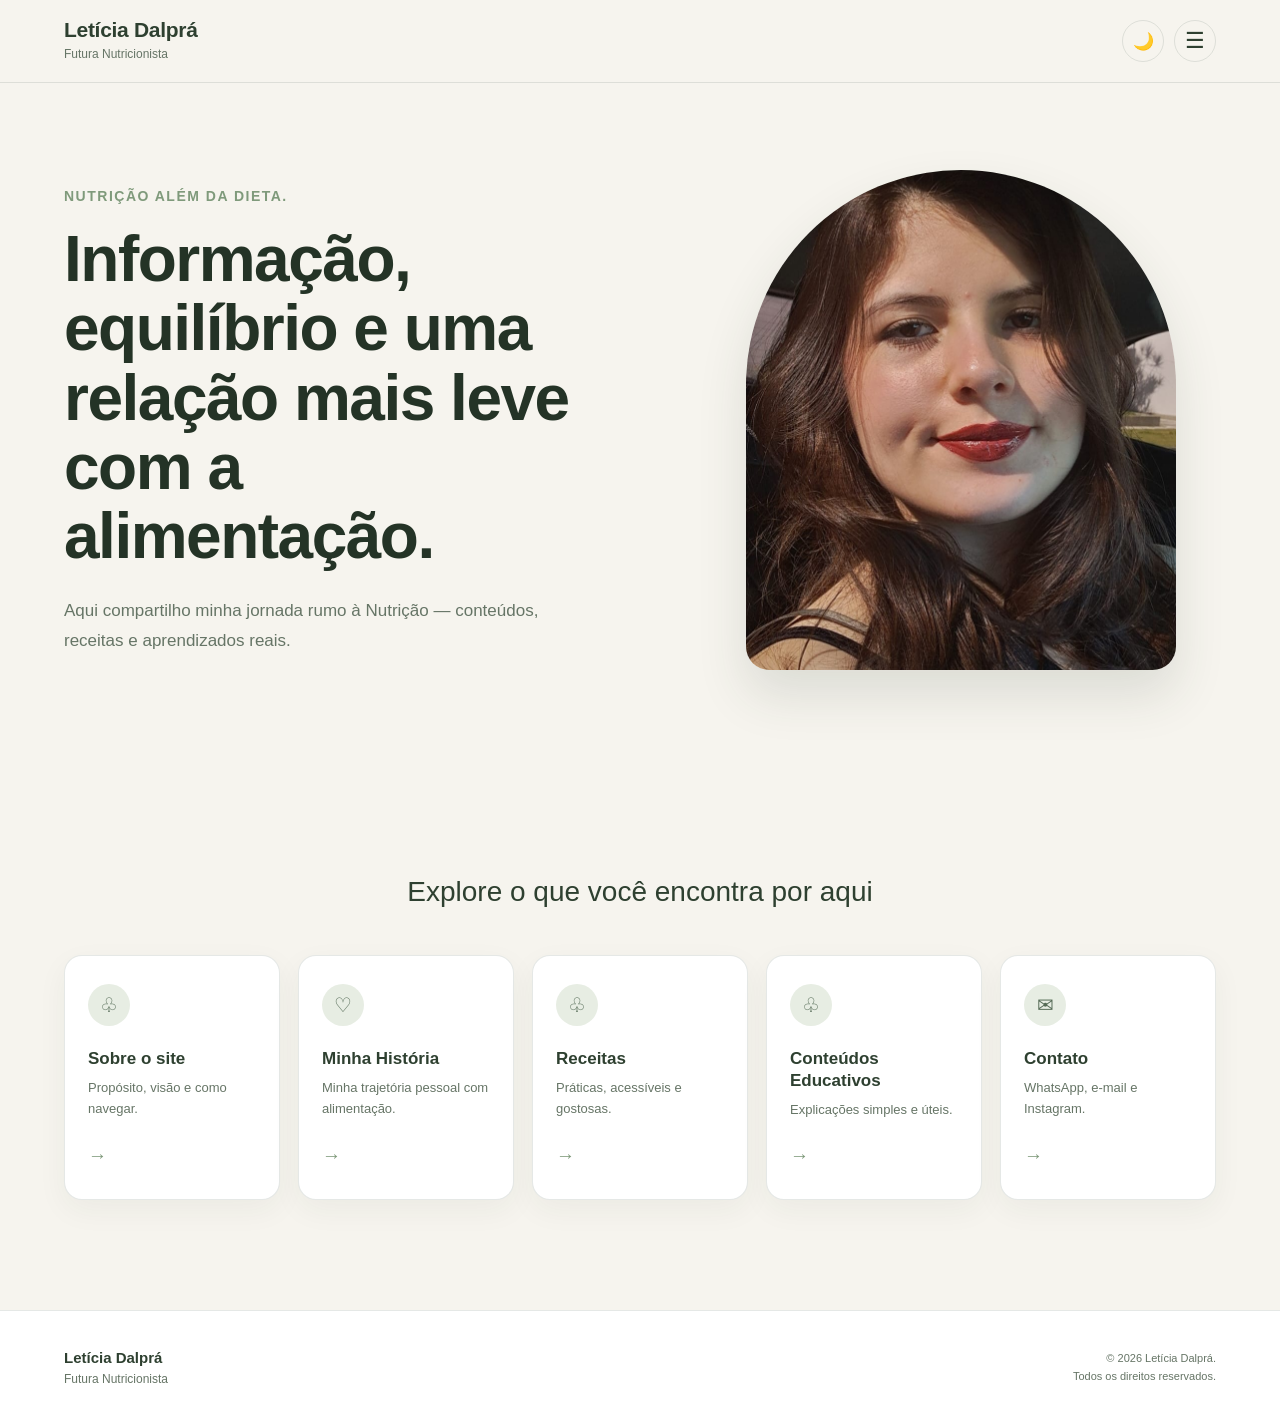
<file: index.html>
<!DOCTYPE html>
<html lang="pt-BR">

<head>
  <meta charset="UTF-8">
  <meta name="viewport" content="width=device-width, initial-scale=1.0">

  <title>Letícia Dalprá — Futura Nutricionista</title>

  <link rel="stylesheet" href="style.css">
</head>

<body>

<!-- =========================
     CABEÇALHO
========================= -->

<header class="site-header">

  <div class="container header-inner">

    <a href="index.html" class="brand">
      <h1>Letícia Dalprá</h1>
      <span class="micro">Futura Nutricionista</span>
    </a>

    <div class="header-actions">

      <!-- MODO ESCURO -->
      <button
        id="darkToggle"
        class="dark-toggle"
        aria-label="Alternar modo escuro"
        type="button">
        🌙
      </button>

      <!-- MENU -->
      <button
        id="menuToggle"
        class="menu-toggle"
        aria-label="Abrir menu"
        aria-expanded="false"
        type="button">
        ☰
      </button>

    </div>

  </div>

</header>


<!-- =========================
     MENU LATERAL
========================= -->

<nav id="mobileMenu" class="mobile-menu" aria-hidden="true">

  <div class="mobile-menu-inner">

    <button
      id="menuClose"
      class="menu-close"
      aria-label="Fechar menu"
      type="button">
      ×
    </button>

    <ul>

      <li>
        <a href="index.html">Início</a>
      </li>

      <li>
        <a href="sobre.html">Sobre o site</a>
      </li>

      <li>
        <a href="historia.html">Minha História</a>
      </li>

      <li>
        <a href="receitas.html">Receitas</a>
      </li>

      <li>
        <a href="conteudos.html">Conteúdos Educativos</a>
      </li>

      <li>
        <a href="contato.html">Contato</a>
      </li>

    </ul>

  </div>

</nav>


<!-- =========================
     HERO
========================= -->

<main>

  <section class="hero-home">

    <div class="container hero-home-inner">

      <div class="hero-home-text fade-in">

        <span class="hero-eyebrow">
          Nutrição além da dieta.
        </span>

        <h2>
          Informação, equilíbrio e uma relação mais leve com a alimentação.
        </h2>

        <p>
          Aqui compartilho minha jornada rumo à Nutrição —
          conteúdos, receitas e aprendizados reais.
        </p>

      </div>


      <div class="hero-home-image fade-in">

        <img
          src="eu.jpeg"
          alt="Letícia Dalprá"
        >

      </div>

    </div>

  </section>


  <!-- =========================
       CARDS
  ========================= -->

  <section class="home-navigation">

    <div class="container">

      <p class="navigation-title">
        Explore o que você encontra por aqui
      </p>


      <div class="index-cards-grid">


        <a href="sobre.html" class="index-card">

          <div class="index-card-icon">
            ♧
          </div>

          <h3>
            Sobre o site
          </h3>

          <p>
            Propósito, visão e como navegar.
          </p>

          <span class="index-card-arrow">
            →
          </span>

        </a>


        <a href="historia.html" class="index-card">

          <div class="index-card-icon">
            ♡
          </div>

          <h3>
            Minha História
          </h3>

          <p>
            Minha trajetória pessoal com alimentação.
          </p>

          <span class="index-card-arrow">
            →
          </span>

        </a>


        <a href="receitas.html" class="index-card">

          <div class="index-card-icon">
            ♧
          </div>

          <h3>
            Receitas
          </h3>

          <p>
            Práticas, acessíveis e gostosas.
          </p>

          <span class="index-card-arrow">
            →
          </span>

        </a>


        <a href="conteudos.html" class="index-card">

          <div class="index-card-icon">
            ♧
          </div>

          <h3>
            Conteúdos Educativos
          </h3>

          <p>
            Explicações simples e úteis.
          </p>

          <span class="index-card-arrow">
            →
          </span>

        </a>


        <a href="contato.html" class="index-card">

          <div class="index-card-icon">
            ✉
          </div>

          <h3>
            Contato
          </h3>

          <p>
            WhatsApp, e-mail e Instagram.
          </p>

          <span class="index-card-arrow">
            →
          </span>

        </a>


      </div>

    </div>

  </section>

</main>


<!-- =========================
     RODAPÉ
========================= -->

<footer class="site-footer">

  <div class="container footer-inner">

    <div class="footer-brand">

      <strong>
        Letícia Dalprá
      </strong>

      <span>
        Futura Nutricionista
      </span>

    </div>


    <div class="footer-copy">

      <p>
        © <span id="year"></span> Letícia Dalprá.
      </p>

      <p>
        Todos os direitos reservados.
      </p>

    </div>

  </div>

</footer>


<!-- =========================
     SCRIPTS
========================= -->

<script>

  /* =========================
     ANO DO RODAPÉ
  ========================= */

  document.getElementById('year').textContent =
    new Date().getFullYear();


  /* =========================
     MODO ESCURO
  ========================= */

  const darkToggle =
    document.getElementById('darkToggle');

  if (localStorage.getItem('darkMode') === 'true') {

    document.documentElement.classList.add('dark');

  }


  darkToggle.addEventListener('click', () => {

    document.documentElement.classList.toggle('dark');

    localStorage.setItem(
      'darkMode',
      document.documentElement.classList.contains('dark')
    );

  });


  /* =========================
     MENU
  ========================= */

  const menuToggle =
    document.getElementById('menuToggle');

  const mobileMenu =
    document.getElementById('mobileMenu');

  const menuClose =
    document.getElementById('menuClose');


  menuToggle.addEventListener('click', () => {

    mobileMenu.classList.add('active');

    mobileMenu.setAttribute('aria-hidden', 'false');

    menuToggle.setAttribute('aria-expanded', 'true');

  });


  menuClose.addEventListener('click', () => {

    mobileMenu.classList.remove('active');

    mobileMenu.setAttribute('aria-hidden', 'true');

    menuToggle.setAttribute('aria-expanded', 'false');

  });


  /* Fecha o menu quando clicar em uma página */

  const menuLinks =
    mobileMenu.querySelectorAll('a');

  menuLinks.forEach(link => {

    link.addEventListener('click', () => {

      mobileMenu.classList.remove('active');

      mobileMenu.setAttribute('aria-hidden', 'true');

      menuToggle.setAttribute('aria-expanded', 'false');

    });

  });

</script>

</body>
</html>
</file>
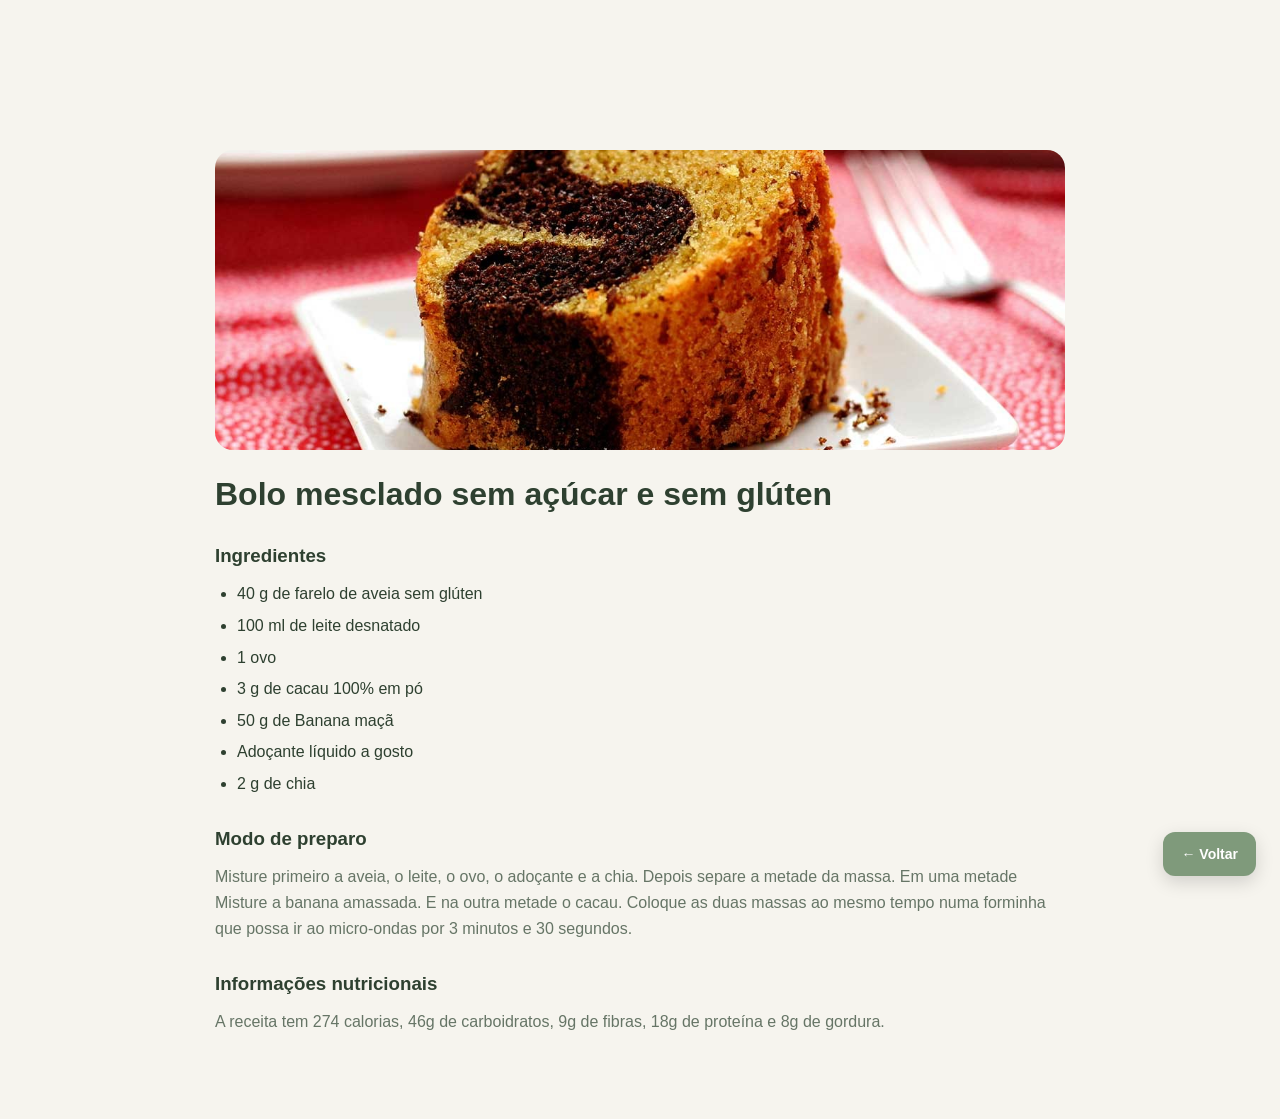
<file: bolo-mesclado.html>
<!doctype html>
<html lang="pt-BR">
<head>
  <meta charset="UTF-8"><meta name="viewport" content="width=device-width, initial-scale=1.0">
  <title>Bolo Mesclado - Receita</title>
  <link rel="stylesheet" href="style.css">
</head>
<body>
<section class="receita-page">
  <div class="container receita-inner">
    <img class="receita-foto fade-in" src="bolo.jpeg" alt="Bolo mesclado sem açúcar e sem glúten">
    <h2 class="receita-title">Bolo mesclado sem açúcar e sem glúten</h2>
    <h3>Ingredientes</h3>
    <ul>
      <li>40 g de farelo de aveia sem glúten</li><li>100 ml de leite desnatado</li>
      <li>1 ovo</li><li>3 g de cacau 100% em pó</li><li>50 g de Banana maçã</li>
      <li>Adoçante líquido a gosto</li><li>2 g de chia</li>
    </ul>
    <h3>Modo de preparo</h3>
    <p>Misture primeiro a aveia, o leite, o ovo, o adoçante e a chia.

Depois separe a metade da massa.

Em uma metade Misture a banana amassada. E na outra metade o cacau.

Coloque as duas massas ao mesmo tempo numa forminha que possa ir ao micro-ondas por 3 minutos e 30 segundos.</p>
     </ul>
     <h3>Informações nutricionais</h3>
     <p> A receita tem 274 calorias, 46g de carboidratos, 9g de fibras, 18g de proteína e 8g de gordura.</p>
    <a href="receitas.html" class="btn-voltar">← Voltar</a>
  </div>
</section>
<script>
  if(localStorage.getItem('darkMode') === 'true'){ document.documentElement.classList.add('dark'); }
</script>
</body>

</html>
</file>
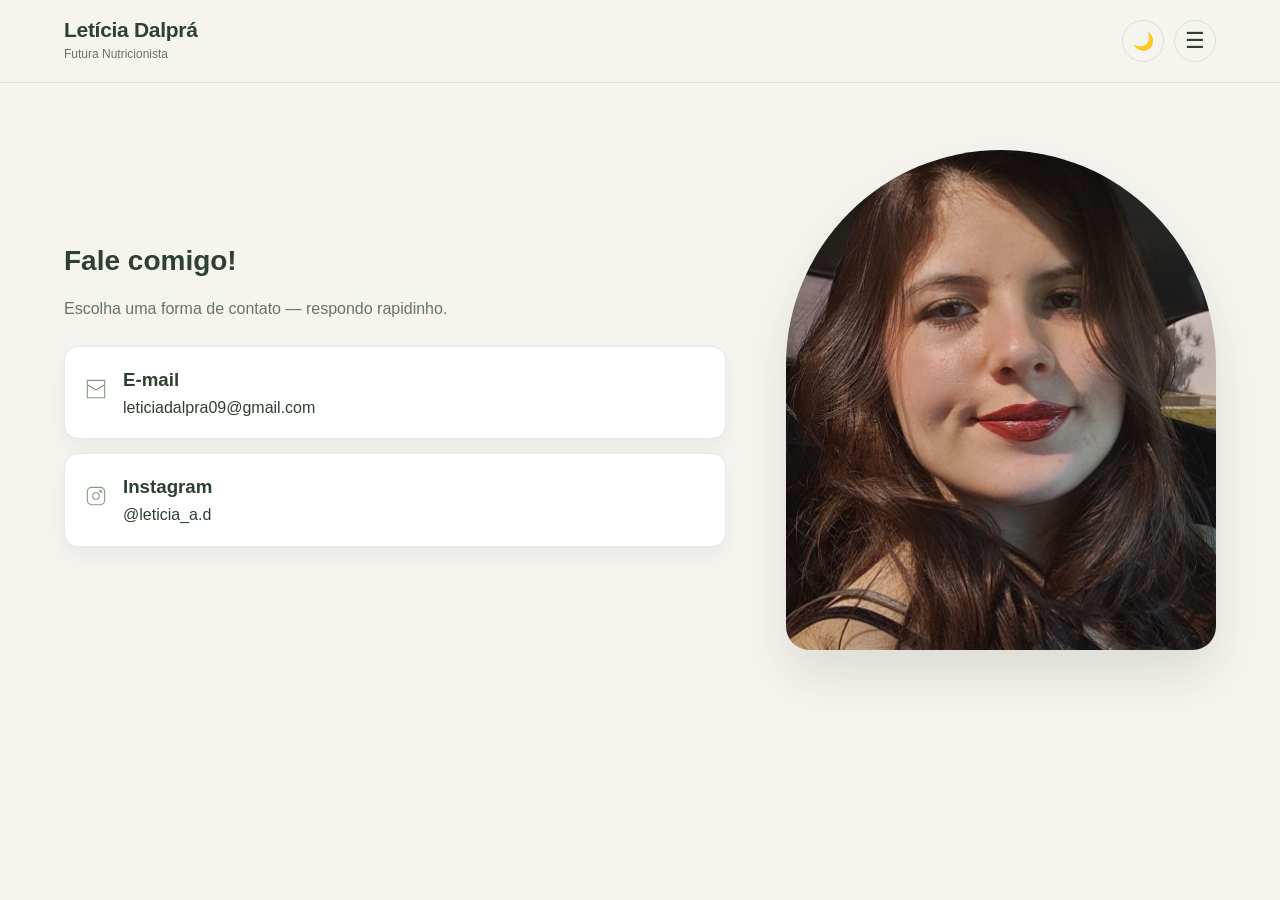
<file: contato.html>
<!doctype html>
<html lang="pt-BR">

<head>
  <meta charset="UTF-8">
  <meta name="viewport" content="width=device-width, initial-scale=1.0">
  <title>Contato — Letícia Dalprá</title>
  <link rel="stylesheet" href="style.css">
</head>

<body>

<header class="site-header">

  <div class="container header-inner">

    <a href="index.html" class="brand">
      <h1>Letícia Dalprá</h1>
      <span class="micro">Futura Nutricionista</span>
    </a>

    <div class="header-actions">

      <!-- MODO ESCURO -->
      <button
        id="darkToggle"
        class="dark-toggle"
        aria-label="Alternar modo escuro"
        type="button">
        🌙
      </button>

      <!-- MENU -->
      <button
        id="menuToggle"
        class="menu-toggle"
        aria-label="Abrir menu"
        aria-expanded="false"
        type="button">
        ☰
      </button>

    </div>

  </div>

</header>


<!-- =========================
     MENU LATERAL
========================= -->

<nav id="mobileMenu" class="mobile-menu" aria-hidden="true">

  <div class="mobile-menu-inner">

    <button
      id="menuClose"
      class="menu-close"
      aria-label="Fechar menu"
      type="button">
      ×
    </button>

    <ul>

      <li>
        <a href="index.html">Início</a>
      </li>

      <li>
        <a href="sobre.html">Sobre o site</a>
      </li>

      <li>
        <a href="historia.html">Minha História</a>
      </li>

      <li>
        <a href="receitas.html">Receitas</a>
      </li>

      <li>
        <a href="conteudos.html">Conteúdos Educativos</a>
      </li>

      <li>
        <a href="contato.html">Contato</a>
      </li>

    </ul>

  </div>

</nav>

<section class="contato-pro">

  <div class="container contato-inner">

    <div class="contato-cards">

      <h2 class="contato-title">
        Fale comigo!
      </h2>

      <p class="contato-sub">
        Escolha uma forma de contato — respondo rapidinho.
      </p>

      <a
        href="mailto:leticiadalpra09@gmail.com"
        class="card-click">

        <div class="icon">

          <svg
            width="26"
            height="26"
            viewBox="0 0 24 24"
            fill="none"
            stroke="currentColor">

            <path d="M4 4h16v16H4z"/>
            <path d="M4 8l8 5 8-5"/>

          </svg>

        </div>

        <div>
          <h3>E-mail</h3>
          <p>leticiadalpra09@gmail.com</p>
        </div>

      </a>


      <a
        href="https://instagram.com/leticia_a.d"
        target="_blank"
        class="card-click">

        <div class="icon">

          <svg
            width="26"
            height="26"
            viewBox="0 0 24 24"
            fill="none"
            stroke="currentColor">

            <rect
              x="4"
              y="4"
              width="16"
              height="16"
              rx="4"/>

            <circle
              cx="12"
              cy="12"
              r="3"/>

            <circle
              cx="16.5"
              cy="7.5"
              r="1"/>

          </svg>

        </div>

        <div>
          <h3>Instagram</h3>
          <p>@leticia_a.d</p>
        </div>

      </a>
      
    </div>

    <div class="contato-foto fade-in">

      <img
        src="eu.jpeg"
        alt="Foto de Letícia">

    </div>

  </div>

</section>


<script>

  /* =========================
     DARK MODE
  ========================= */

  const darkToggle =
    document.getElementById('darkToggle');

  if (localStorage.getItem('darkMode') === 'true') {
    document.documentElement.classList.add('dark');
  }

  darkToggle.addEventListener('click', () => {

    document.documentElement.classList.toggle('dark');

    localStorage.setItem(
      'darkMode',
      document.documentElement.classList.contains('dark')
    );

  });


  /* =========================
     MENU
  ========================= */

  const menuToggle =
    document.getElementById('menuToggle');

  const mobileMenu =
    document.getElementById('mobileMenu');

  const menuClose =
    document.getElementById('menuClose');


  /* ABRIR */

  menuToggle.addEventListener('click', () => {

    mobileMenu.classList.add('active');

    mobileMenu.setAttribute(
      'aria-hidden',
      'false'
    );

    menuToggle.setAttribute(
      'aria-expanded',
      'true'
    );

  });


  /* FECHAR PELO X */

  menuClose.addEventListener('click', () => {

    mobileMenu.classList.remove('active');

    mobileMenu.setAttribute(
      'aria-hidden',
      'true'
    );

    menuToggle.setAttribute(
      'aria-expanded',
      'false'
    );

  });


  /* FECHAR AO CLICAR EM UMA PÁGINA */

  const menuLinks =
    mobileMenu.querySelectorAll('a');

  menuLinks.forEach(link => {

    link.addEventListener('click', () => {

      mobileMenu.classList.remove('active');

      mobileMenu.setAttribute(
        'aria-hidden',
        'true'
      );

      menuToggle.setAttribute(
        'aria-expanded',
        'false'
      );

    });

  });

</script>

</body>

</html>
</file>
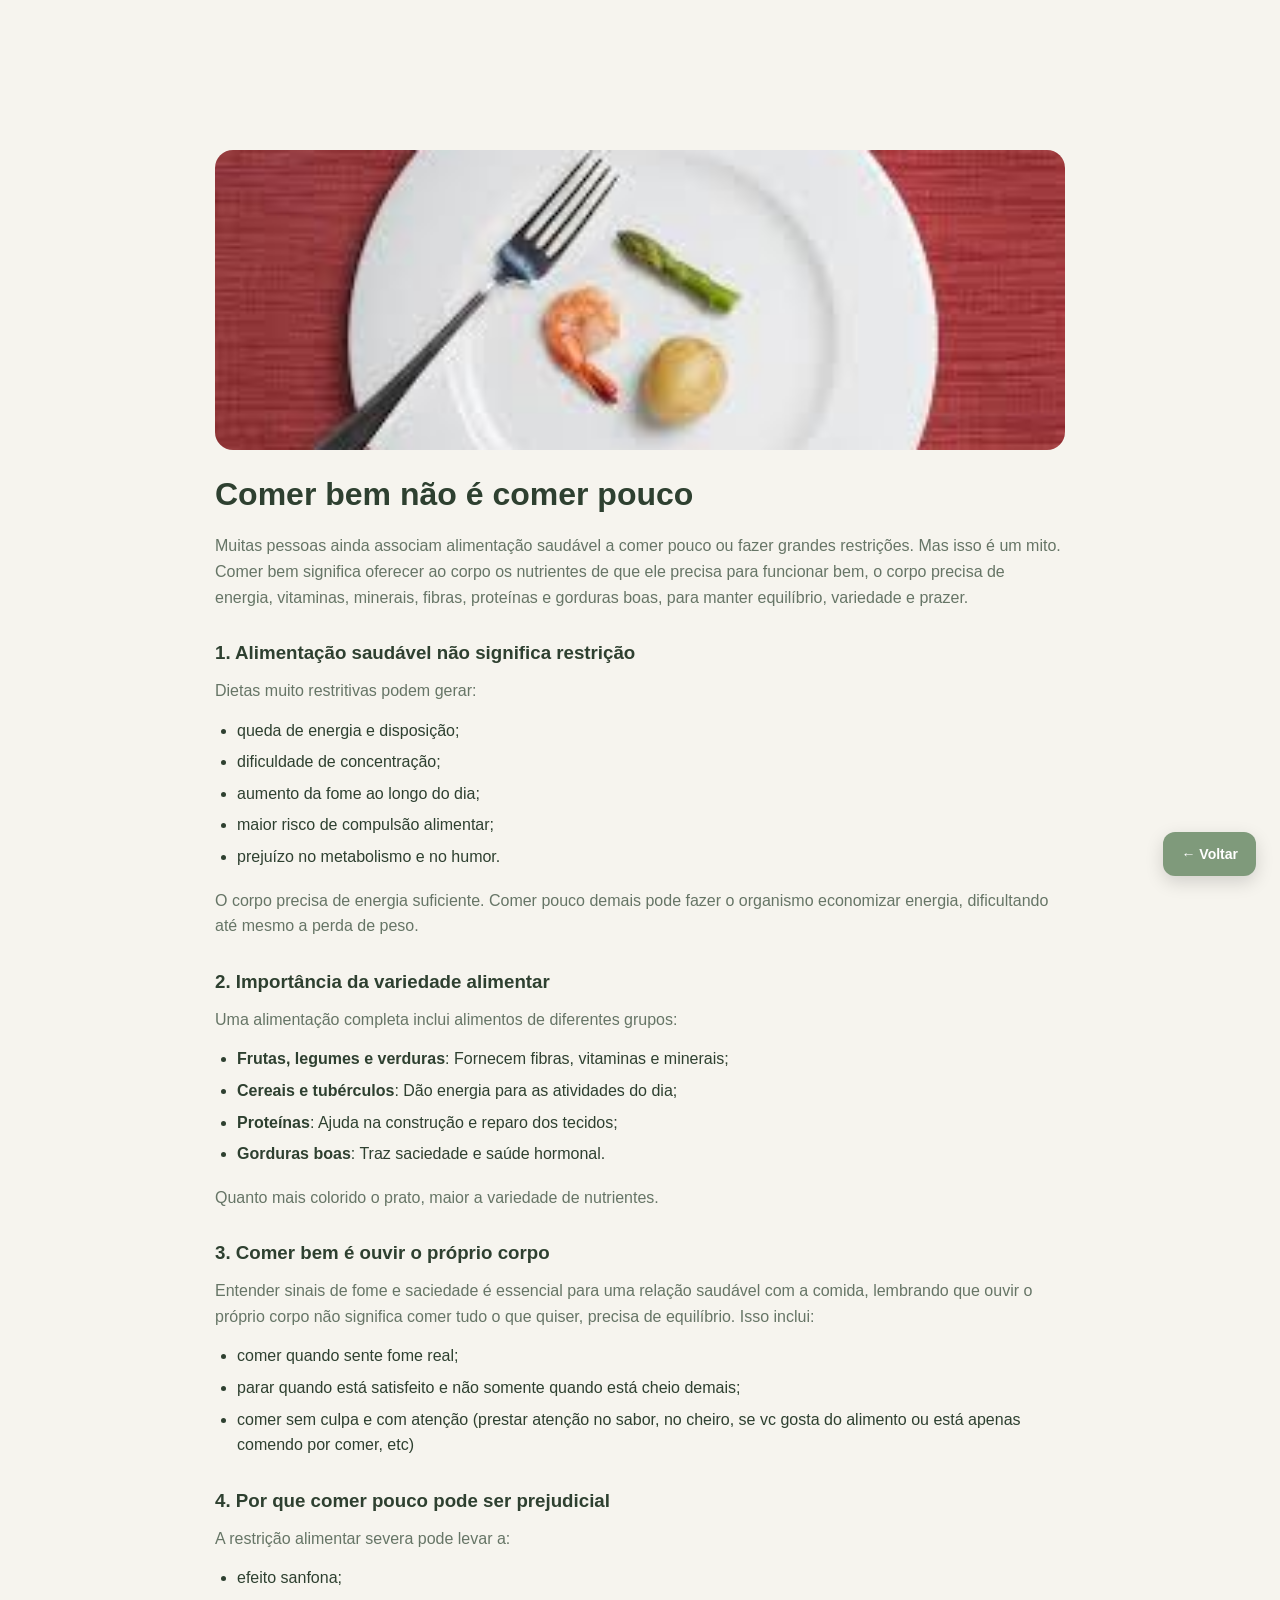
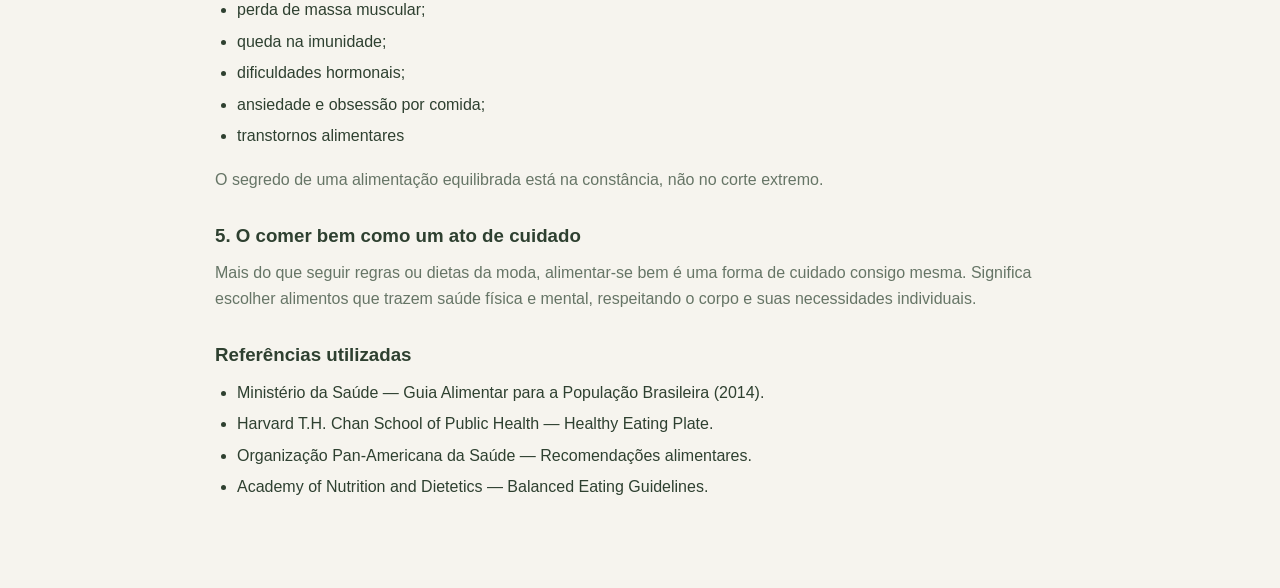
<file: conteudo1.html>
<!doctype html>
<html lang="pt-BR">

<head>
  <meta charset="UTF-8">
  <meta name="viewport" content="width=device-width, initial-scale=1.0">
  <title>Comer bem não é comer pouco</title>
  <link rel="stylesheet" href="style.css">
</head>

<body>

<section class="receita-page">
  <div class="container receita-inner">

    <img class="receita-foto fade-in" src="conteudo1.jpeg" alt="Comer bem não é comer pouco">

    <h2 class="receita-title">Comer bem não é comer pouco</h2>

    <p>Muitas pessoas ainda associam alimentação saudável a comer pouco ou fazer grandes restrições. Mas isso é um mito. Comer bem significa oferecer ao corpo os nutrientes de que ele precisa para funcionar bem, o corpo precisa de energia, vitaminas, minerais, fibras, proteínas e gorduras boas, para manter equilíbrio, variedade e prazer.</p>

    <h3>1. Alimentação saudável não significa restrição</h3>

    <p>Dietas muito restritivas podem gerar:</p>

    <ul>
      <li>queda de energia e disposição;</li>
      <li>dificuldade de concentração;</li>
      <li>aumento da fome ao longo do dia;</li>
      <li>maior risco de compulsão alimentar;</li>
      <li>prejuízo no metabolismo e no humor.</li>
    </ul>

    <p>O corpo precisa de energia suficiente. Comer pouco demais pode fazer o organismo economizar energia, dificultando até mesmo a perda de peso.</p>

    <h3>2. Importância da variedade alimentar</h3>

    <p>Uma alimentação completa inclui alimentos de diferentes grupos:</p>

    <ul>
      <li><strong>Frutas, legumes e verduras</strong>: Fornecem fibras, vitaminas e minerais;</li>
      <li><strong>Cereais e tubérculos</strong>: Dão energia para as atividades do dia;</li>
      <li><strong>Proteínas</strong>: Ajuda na construção e reparo dos tecidos;</li>
      <li><strong>Gorduras boas</strong>: Traz saciedade e saúde hormonal.</li>
    </ul>

    <p>Quanto mais colorido o prato, maior a variedade de nutrientes.</p>

    <h3>3. Comer bem é ouvir o próprio corpo</h3>

    <p>Entender sinais de fome e saciedade é essencial para uma relação saudável com a comida, lembrando que ouvir o próprio corpo não significa comer tudo o que quiser, precisa de equilíbrio. Isso inclui:</p>

    <ul>
      <li>comer quando sente fome real;</li>
      <li>parar quando está satisfeito e não somente quando está cheio demais;</li>
      <li>comer sem culpa e com atenção (prestar atenção no sabor, no cheiro, se vc gosta do alimento ou está apenas comendo por comer, etc)</li>
    </ul>

    <h3>4. Por que comer pouco pode ser prejudicial</h3>

    <p>A restrição alimentar severa pode levar a:</p>

    <ul>
      <li>efeito sanfona;</li>
      <li>perda de massa muscular;</li>
      <li>queda na imunidade;</li>
      <li>dificuldades hormonais;</li>
      <li>ansiedade e obsessão por comida;</li>
      <li>transtornos alimentares</li>
    </ul>

    <p>O segredo de uma alimentação equilibrada está na constância, não no corte extremo.</p>

    <h3>5. O comer bem como um ato de cuidado</h3>

    <p>Mais do que seguir regras ou dietas da moda, alimentar-se bem é uma forma de cuidado consigo mesma. Significa escolher alimentos que trazem saúde física e mental, respeitando o corpo e suas necessidades individuais.</p>

    <h3>Referências utilizadas</h3>

    <ul>
      <li>Ministério da Saúde — Guia Alimentar para a População Brasileira (2014).</li>
      <li>Harvard T.H. Chan School of Public Health — Healthy Eating Plate.</li>
      <li>Organização Pan-Americana da Saúde — Recomendações alimentares.</li>
      <li>Academy of Nutrition and Dietetics — Balanced Eating Guidelines.</li>
    </ul>

    <a href="conteudos.html" class="btn-voltar">← Voltar</a>

  </div>
</section>

<script>
  if(localStorage.getItem('darkMode') === 'true'){
    document.documentElement.classList.add('dark');
  }
</script>

</body>
</html>
</file>
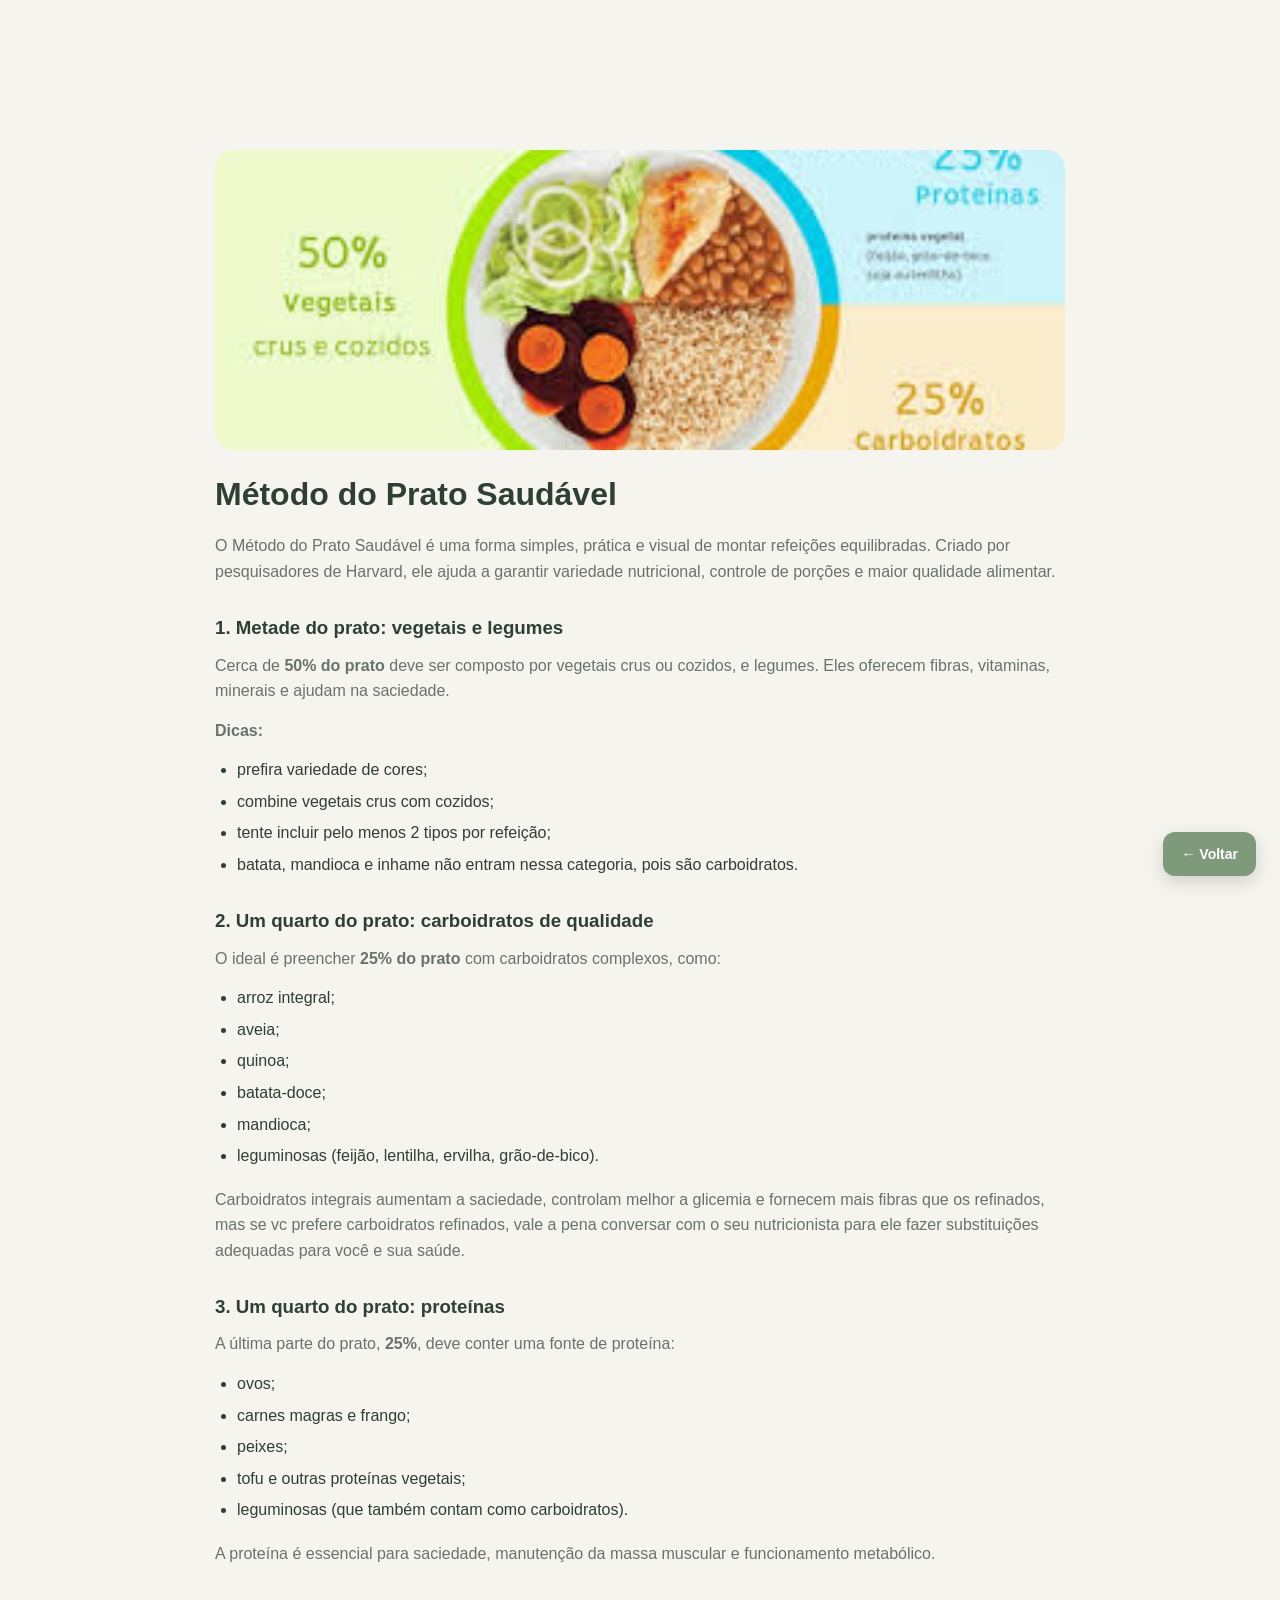
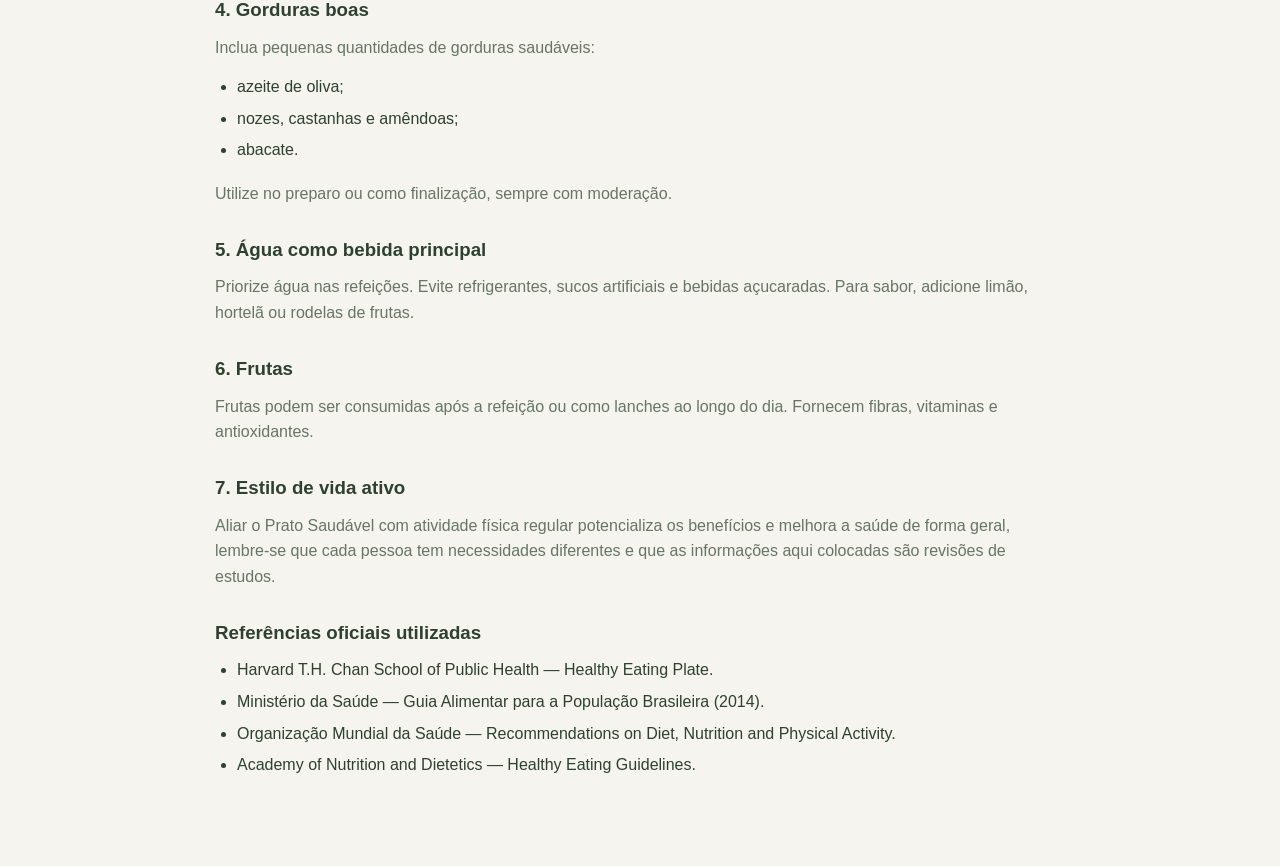
<file: conteudo2.html>
<!doctype html>
<html lang="pt-BR">

<head>
  <meta charset="UTF-8">
  <meta name="viewport" content="width=device-width, initial-scale=1.0">
  <title>Método do Prato Saudável</title>
  <link rel="stylesheet" href="style.css">
</head>

<body>

<section class="receita-page">
  <div class="container receita-inner">

    <img class="receita-foto fade-in" src="conteudo2.jpeg" alt="Método do Prato Saudável">

    <h2 class="receita-title">Método do Prato Saudável</h2>

    <p>O Método do Prato Saudável é uma forma simples, prática e visual de montar refeições equilibradas. Criado por pesquisadores de Harvard, ele ajuda a garantir variedade nutricional, controle de porções e maior qualidade alimentar.</p>

    <h3>1. Metade do prato: vegetais e legumes</h3>

    <p>Cerca de <strong>50% do prato</strong> deve ser composto por vegetais crus ou cozidos, e legumes. Eles oferecem fibras, vitaminas, minerais e ajudam na saciedade.</p>

    <p><strong>Dicas:</strong></p>

    <ul>
      <li>prefira variedade de cores;</li>
      <li>combine vegetais crus com cozidos;</li>
      <li>tente incluir pelo menos 2 tipos por refeição;</li>
      <li>batata, mandioca e inhame não entram nessa categoria, pois são carboidratos.</li>
    </ul>

    <h3>2. Um quarto do prato: carboidratos de qualidade</h3>

    <p>O ideal é preencher <strong>25% do prato</strong> com carboidratos complexos, como:</p>

    <ul>
      <li>arroz integral;</li>
      <li>aveia;</li>
      <li>quinoa;</li>
      <li>batata-doce;</li>
      <li>mandioca;</li>
      <li>leguminosas (feijão, lentilha, ervilha, grão-de-bico).</li>
    </ul>

    <p>Carboidratos integrais aumentam a saciedade, controlam melhor a glicemia e fornecem mais fibras que os refinados, mas se vc prefere carboidratos refinados, vale a pena conversar com o seu nutricionista para ele fazer substituições adequadas para você e sua saúde.</p>

    <h3>3. Um quarto do prato: proteínas</h3>

    <p>A última parte do prato, <strong>25%</strong>, deve conter uma fonte de proteína:</p>

    <ul>
      <li>ovos;</li>
      <li>carnes magras e frango;</li>
      <li>peixes;</li>
      <li>tofu e outras proteínas vegetais;</li>
      <li>leguminosas (que também contam como carboidratos).</li>
    </ul>

    <p>A proteína é essencial para saciedade, manutenção da massa muscular e funcionamento metabólico.</p>

    <h3>4. Gorduras boas</h3>

    <p>Inclua pequenas quantidades de gorduras saudáveis:</p>

    <ul>
      <li>azeite de oliva;</li>
      <li>nozes, castanhas e amêndoas;</li>
      <li>abacate.</li>
    </ul>

    <p>Utilize no preparo ou como finalização, sempre com moderação.</p>

    <h3>5. Água como bebida principal</h3>

    <p>Priorize água nas refeições. Evite refrigerantes, sucos artificiais e bebidas açucaradas. Para sabor, adicione limão, hortelã ou rodelas de frutas.</p>

    <h3>6. Frutas</h3>

    <p>Frutas podem ser consumidas após a refeição ou como lanches ao longo do dia. Fornecem fibras, vitaminas e antioxidantes.</p>

    <h3>7. Estilo de vida ativo</h3>

    <p>Aliar o Prato Saudável com atividade física regular potencializa os benefícios e melhora a saúde de forma geral, lembre-se que cada pessoa tem necessidades diferentes e que as informações aqui colocadas são revisões de estudos.</p>

    <h3>Referências oficiais utilizadas</h3>

    <ul>
      <li>Harvard T.H. Chan School of Public Health — Healthy Eating Plate.</li>
      <li>Ministério da Saúde — Guia Alimentar para a População Brasileira (2014).</li>
      <li>Organização Mundial da Saúde — Recommendations on Diet, Nutrition and Physical Activity.</li>
      <li>Academy of Nutrition and Dietetics — Healthy Eating Guidelines.</li>
    </ul>

    <a href="conteudos.html" class="btn-voltar">← Voltar</a>

  </div>
</section>

<script>
  if(localStorage.getItem('darkMode') === 'true'){
    document.documentElement.classList.add('dark');
  }
</script>

</body>
</html>
</file>
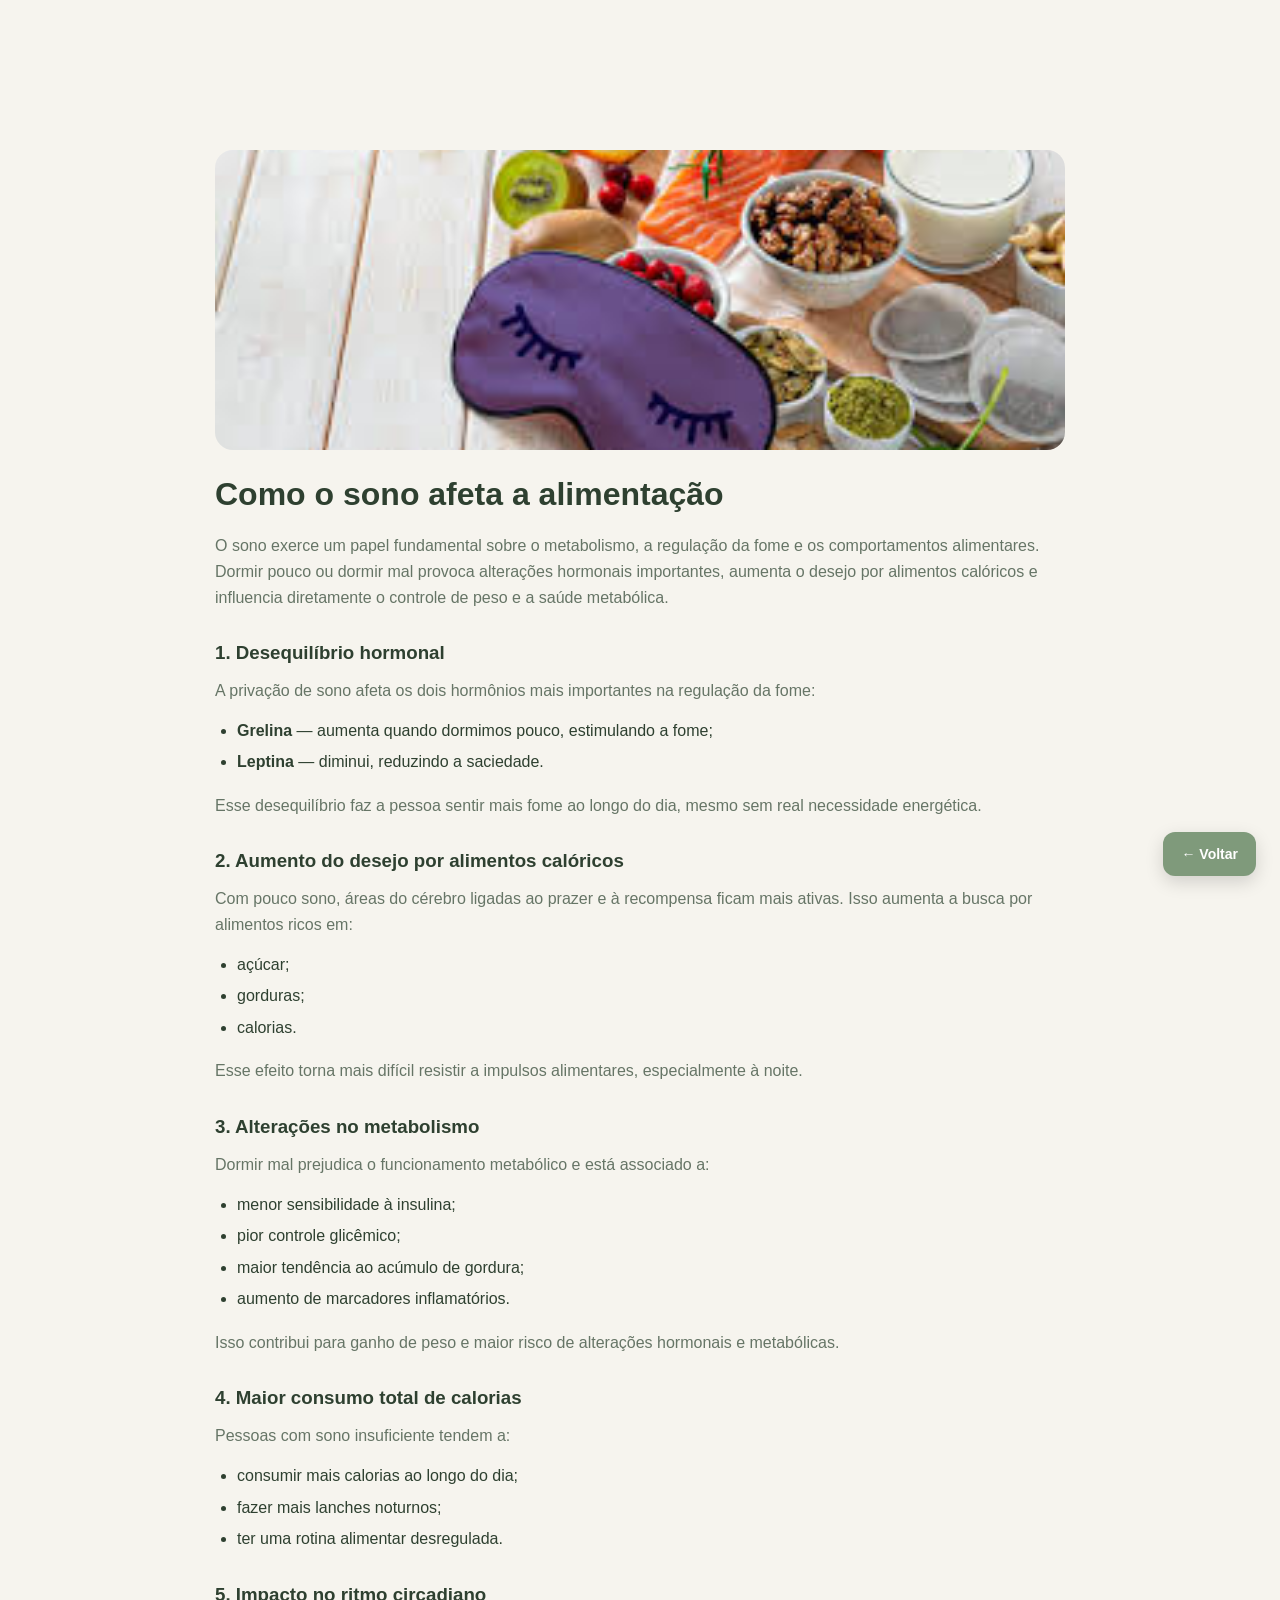
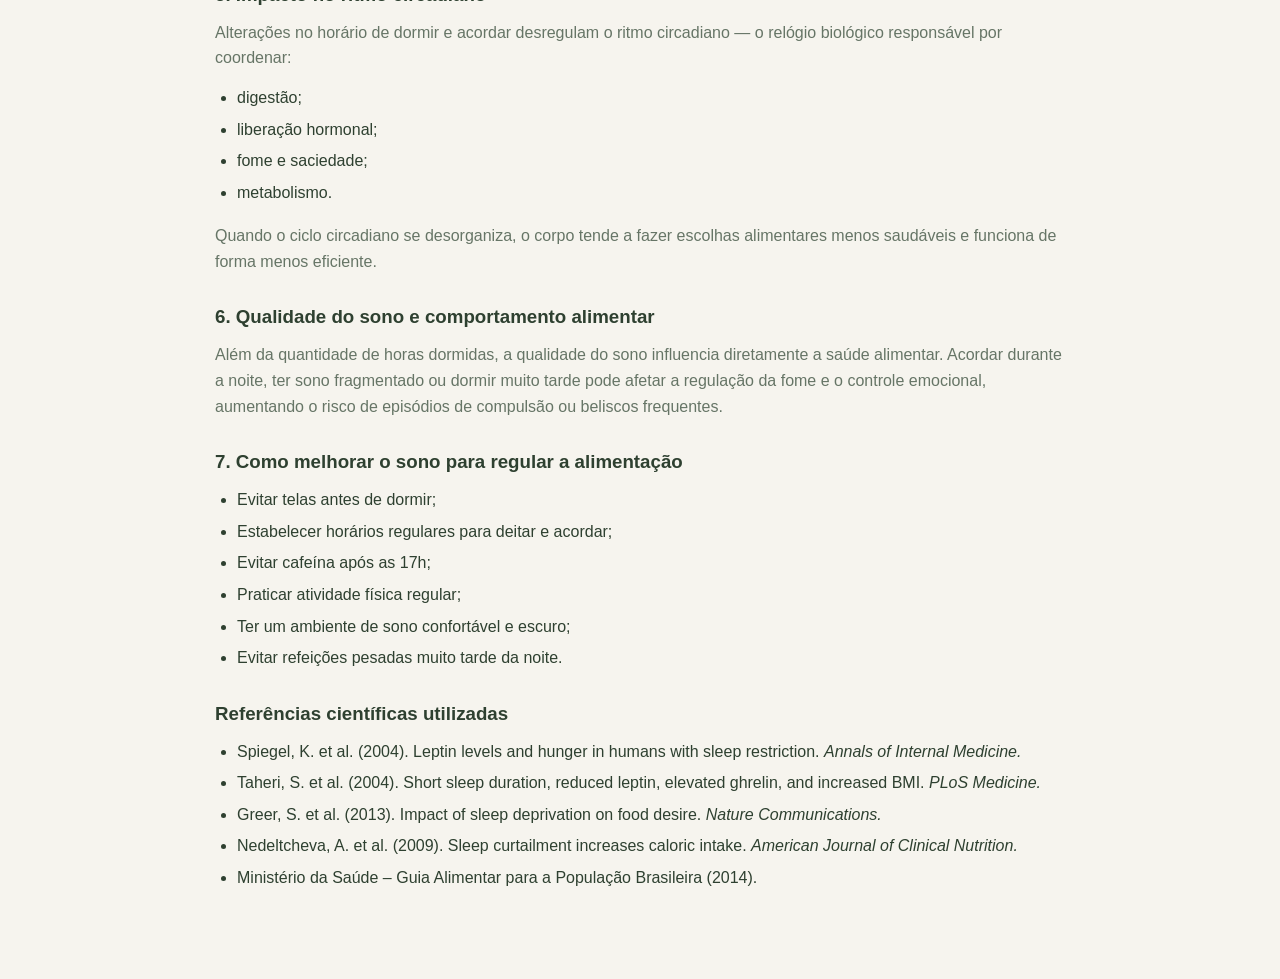
<file: conteudo3.html>
<!doctype html>
<html lang="pt-BR">

<head>
  <meta charset="UTF-8">
  <meta name="viewport" content="width=device-width, initial-scale=1.0">
  <title>Como o sono afeta a alimentação</title>
  <link rel="stylesheet" href="style.css">
</head>

<body>

<section class="receita-page">
  <div class="container receita-inner">

    <img class="receita-foto fade-in" src="conteudo3.jpeg" alt="Como o sono afeta a alimentação">

    <h2 class="receita-title">Como o sono afeta a alimentação</h2>

    <p>O sono exerce um papel fundamental sobre o metabolismo, a regulação da fome e os comportamentos alimentares. Dormir pouco ou dormir mal provoca alterações hormonais importantes, aumenta o desejo por alimentos calóricos e influencia diretamente o controle de peso e a saúde metabólica.</p>

    <h3>1. Desequilíbrio hormonal</h3>

    <p>A privação de sono afeta os dois hormônios mais importantes na regulação da fome:</p>

    <ul>
      <li><strong>Grelina</strong> — aumenta quando dormimos pouco, estimulando a fome;</li>
      <li><strong>Leptina</strong> — diminui, reduzindo a saciedade.</li>
    </ul>

    <p>Esse desequilíbrio faz a pessoa sentir mais fome ao longo do dia, mesmo sem real necessidade energética.</p>

    <h3>2. Aumento do desejo por alimentos calóricos</h3>

    <p>Com pouco sono, áreas do cérebro ligadas ao prazer e à recompensa ficam mais ativas. Isso aumenta a busca por alimentos ricos em:</p>

    <ul>
      <li>açúcar;</li>
      <li>gorduras;</li>
      <li>calorias.</li>
    </ul>

    <p>Esse efeito torna mais difícil resistir a impulsos alimentares, especialmente à noite.</p>

    <h3>3. Alterações no metabolismo</h3>

    <p>Dormir mal prejudica o funcionamento metabólico e está associado a:</p>

    <ul>
      <li>menor sensibilidade à insulina;</li>
      <li>pior controle glicêmico;</li>
      <li>maior tendência ao acúmulo de gordura;</li>
      <li>aumento de marcadores inflamatórios.</li>
    </ul>

    <p>Isso contribui para ganho de peso e maior risco de alterações hormonais e metabólicas.</p>

    <h3>4. Maior consumo total de calorias</h3>

    <p>Pessoas com sono insuficiente tendem a:</p>

    <ul>
      <li>consumir mais calorias ao longo do dia;</li>
      <li>fazer mais lanches noturnos;</li>
      <li>ter uma rotina alimentar desregulada.</li>
    </ul>
    
    <h3>5. Impacto no ritmo circadiano</h3>

    <p>Alterações no horário de dormir e acordar desregulam o ritmo circadiano — o relógio biológico responsável por coordenar:</p>

    <ul>
      <li>digestão;</li>
      <li>liberação hormonal;</li>
      <li>fome e saciedade;</li>
      <li>metabolismo.</li>
    </ul>

    <p>Quando o ciclo circadiano se desorganiza, o corpo tende a fazer escolhas alimentares menos saudáveis e funciona de forma menos eficiente.</p>

    <h3>6. Qualidade do sono e comportamento alimentar</h3>

    <p>Além da quantidade de horas dormidas, a qualidade do sono influencia diretamente a saúde alimentar. Acordar durante a noite, ter sono fragmentado ou dormir muito tarde pode afetar a regulação da fome e o controle emocional, aumentando o risco de episódios de compulsão ou beliscos frequentes.</p>

    <h3>7. Como melhorar o sono para regular a alimentação</h3>

    <ul>
      <li>Evitar telas antes de dormir;</li>
      <li>Estabelecer horários regulares para deitar e acordar;</li>
      <li>Evitar cafeína após as 17h;</li>
      <li>Praticar atividade física regular;</li>
      <li>Ter um ambiente de sono confortável e escuro;</li>
      <li>Evitar refeições pesadas muito tarde da noite.</li>
    </ul>

    <h3>Referências científicas utilizadas</h3>

    <ul>
      <li>Spiegel, K. et al. (2004). Leptin levels and hunger in humans with sleep restriction. <em>Annals of Internal Medicine.</em></li>
      <li>Taheri, S. et al. (2004). Short sleep duration, reduced leptin, elevated ghrelin, and increased BMI. <em>PLoS Medicine.</em></li>
      <li>Greer, S. et al. (2013). Impact of sleep deprivation on food desire. <em>Nature Communications.</em></li>
      <li>Nedeltcheva, A. et al. (2009). Sleep curtailment increases caloric intake. <em>American Journal of Clinical Nutrition.</em></li>
      <li>Ministério da Saúde – Guia Alimentar para a População Brasileira (2014).</li>
    </ul>

    <a href="conteudos.html" class="btn-voltar">← Voltar</a>

  </div>
</section>

<script>
  if(localStorage.getItem('darkMode') === 'true'){
    document.documentElement.classList.add('dark');
  }
</script>

</body>
</html>
</file>
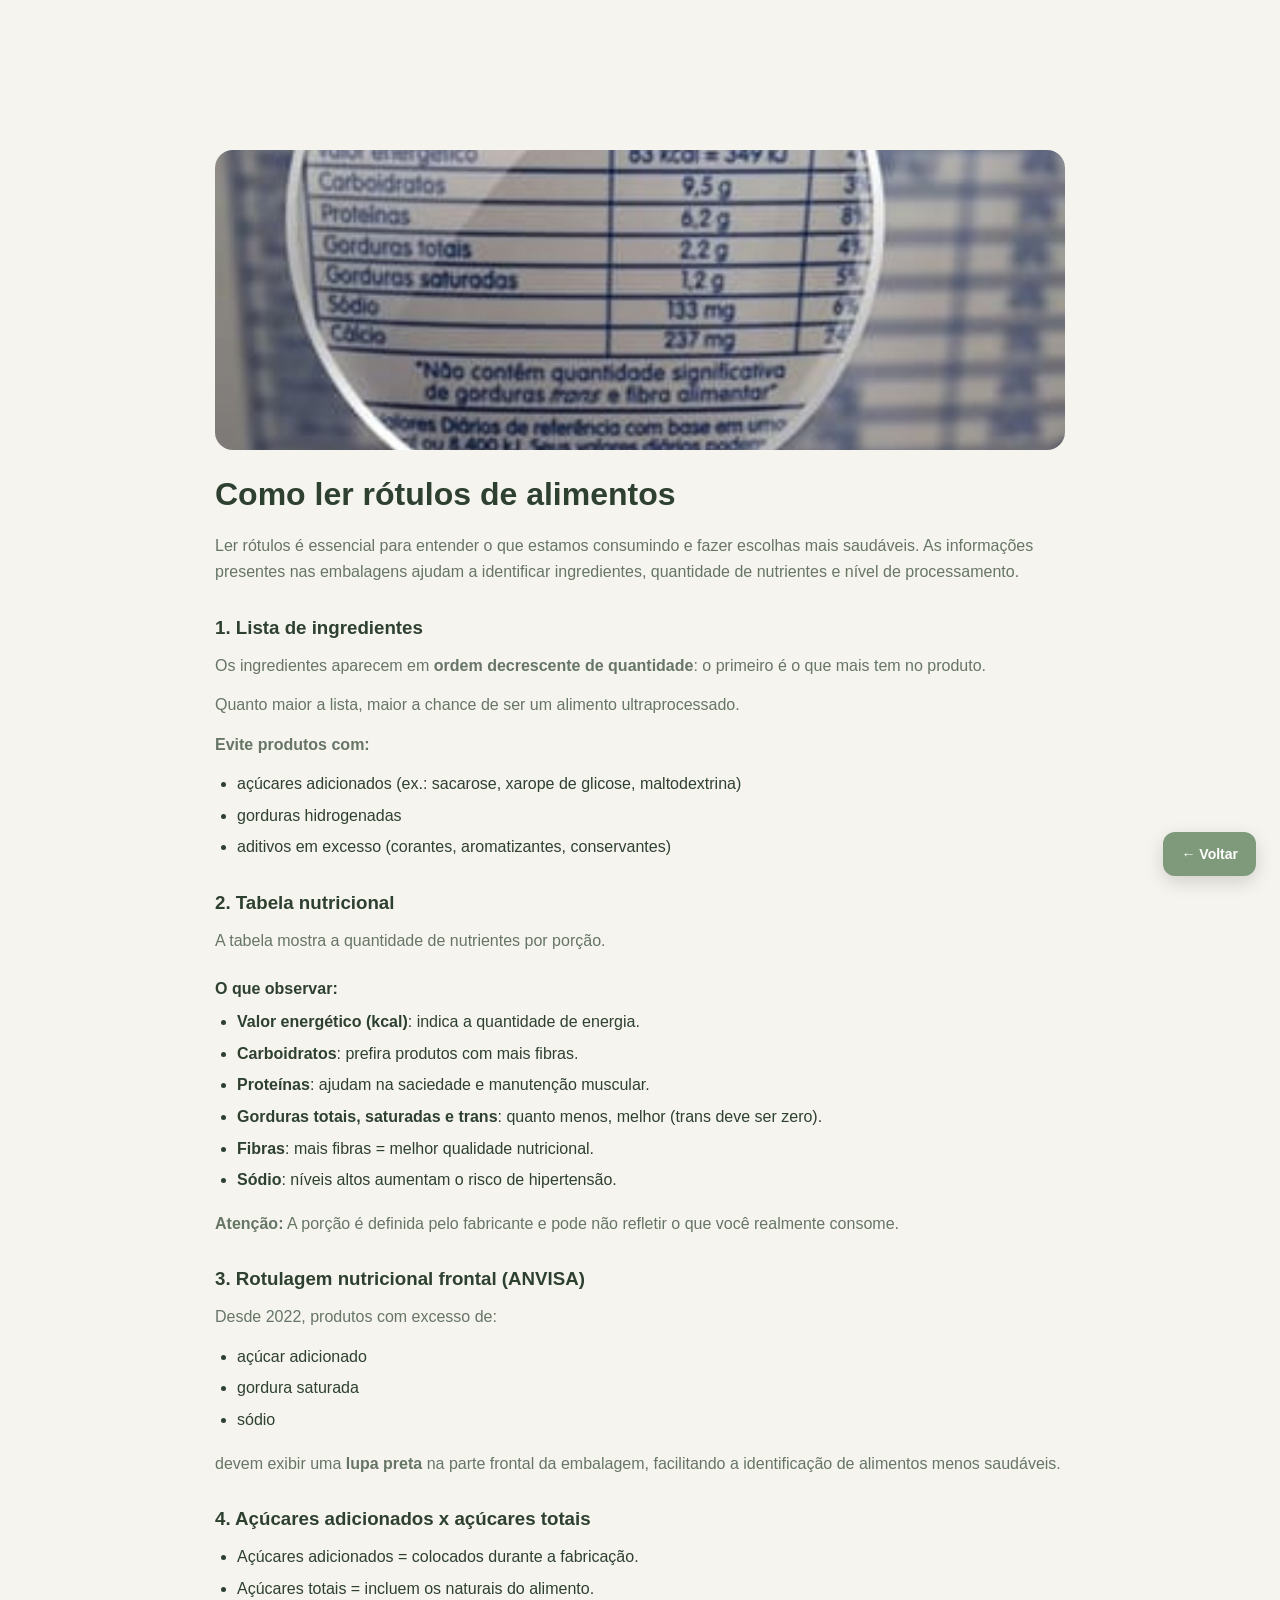
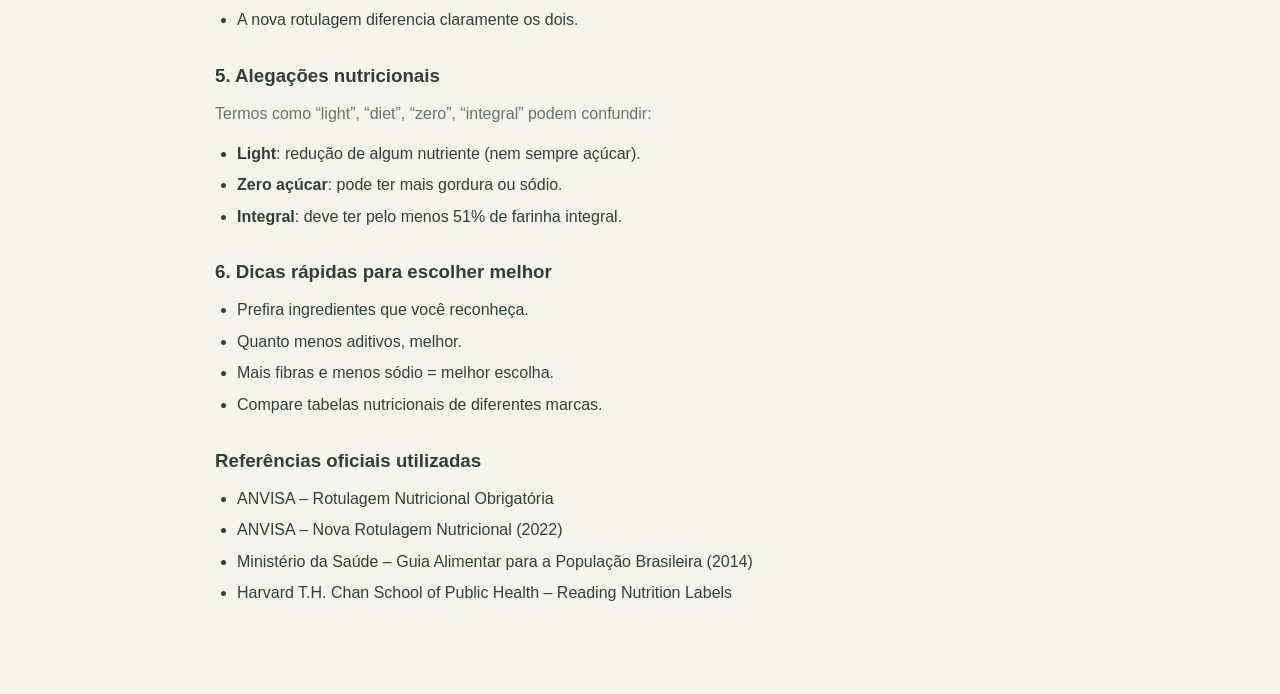
<file: conteudo4.html>
<!doctype html>
<html lang="pt-BR">
<head>
  <meta charset="UTF-8">
  <meta name="viewport" content="width=device-width, initial-scale=1.0">
  <title>Como ler rótulos de alimentos</title>
  <link rel="stylesheet" href="style.css">
</head>

<body>

<section class="receita-page">
  <div class="container receita-inner">

    <!-- FOTO -->
    <img class="receita-foto fade-in" src="conteudo4.jpeg" alt="Como ler rótulos de alimentos">

    <h2 class="receita-title">Como ler rótulos de alimentos</h2>

    <p>Ler rótulos é essencial para entender o que estamos consumindo e fazer escolhas mais saudáveis. As informações presentes nas embalagens ajudam a identificar ingredientes, quantidade de nutrientes e nível de processamento.</p>

    <h3>1. Lista de ingredientes</h3>

    <p>Os ingredientes aparecem em <strong>ordem decrescente de quantidade</strong>: o primeiro é o que mais tem no produto.</p>
    <p>Quanto maior a lista, maior a chance de ser um alimento ultraprocessado.</p>

    <p><strong>Evite produtos com:</strong></p>
    <ul>
      <li>açúcares adicionados (ex.: sacarose, xarope de glicose, maltodextrina)</li>
      <li>gorduras hidrogenadas</li>
      <li>aditivos em excesso (corantes, aromatizantes, conservantes)</li>
    </ul>

    <h3>2. Tabela nutricional</h3>

    <p>A tabela mostra a quantidade de nutrientes por porção.</p>

    <h4>O que observar:</h4>
    <ul>
      <li><strong>Valor energético (kcal)</strong>: indica a quantidade de energia.</li>
      <li><strong>Carboidratos</strong>: prefira produtos com mais fibras.</li>
      <li><strong>Proteínas</strong>: ajudam na saciedade e manutenção muscular.</li>
      <li><strong>Gorduras totais, saturadas e trans</strong>: quanto menos, melhor (trans deve ser zero).</li>
      <li><strong>Fibras</strong>: mais fibras = melhor qualidade nutricional.</li>
      <li><strong>Sódio</strong>: níveis altos aumentam o risco de hipertensão.</li>
    </ul>

    <p><strong>Atenção:</strong> A porção é definida pelo fabricante e pode não refletir o que você realmente consome.</p>

    <h3>3. Rotulagem nutricional frontal (ANVISA)</h3>

    <p>Desde 2022, produtos com excesso de:</p>
    <ul>
      <li>açúcar adicionado</li>
      <li>gordura saturada</li>
      <li>sódio</li>
    </ul>

    <p>devem exibir uma <strong>lupa preta</strong> na parte frontal da embalagem, facilitando a identificação de alimentos menos saudáveis.</p>

    <h3>4. Açúcares adicionados x açúcares totais</h3>
    <ul>
      <li>Açúcares adicionados = colocados durante a fabricação.</li>
      <li>Açúcares totais = incluem os naturais do alimento.</li>
      <li>A nova rotulagem diferencia claramente os dois.</li>
    </ul>

    <h3>5. Alegações nutricionais</h3>

    <p>Termos como “light”, “diet”, “zero”, “integral” podem confundir:</p>

    <ul>
      <li><strong>Light</strong>: redução de algum nutriente (nem sempre açúcar).</li>
      <li><strong>Zero açúcar</strong>: pode ter mais gordura ou sódio.</li>
      <li><strong>Integral</strong>: deve ter pelo menos 51% de farinha integral.</li>
    </ul>

    <h3>6. Dicas rápidas para escolher melhor</h3>

    <ul>
      <li>Prefira ingredientes que você reconheça.</li>
      <li>Quanto menos aditivos, melhor.</li>
      <li>Mais fibras e menos sódio = melhor escolha.</li>
      <li>Compare tabelas nutricionais de diferentes marcas.</li>
    </ul>

    <h3>Referências oficiais utilizadas</h3>

    <ul>
      <li>ANVISA – Rotulagem Nutricional Obrigatória</li>
      <li>ANVISA – Nova Rotulagem Nutricional (2022)</li>
      <li>Ministério da Saúde – Guia Alimentar para a População Brasileira (2014)</li>
      <li>Harvard T.H. Chan School of Public Health – Reading Nutrition Labels</li>
    </ul>

    <a href="conteudos.html" class="btn-voltar">← Voltar</a>
  </div>
</section>

<script>
  if(localStorage.getItem('darkMode') === 'true'){
    document.documentElement.classList.add('dark');
  }
</script>

</body>
</html>
</file>
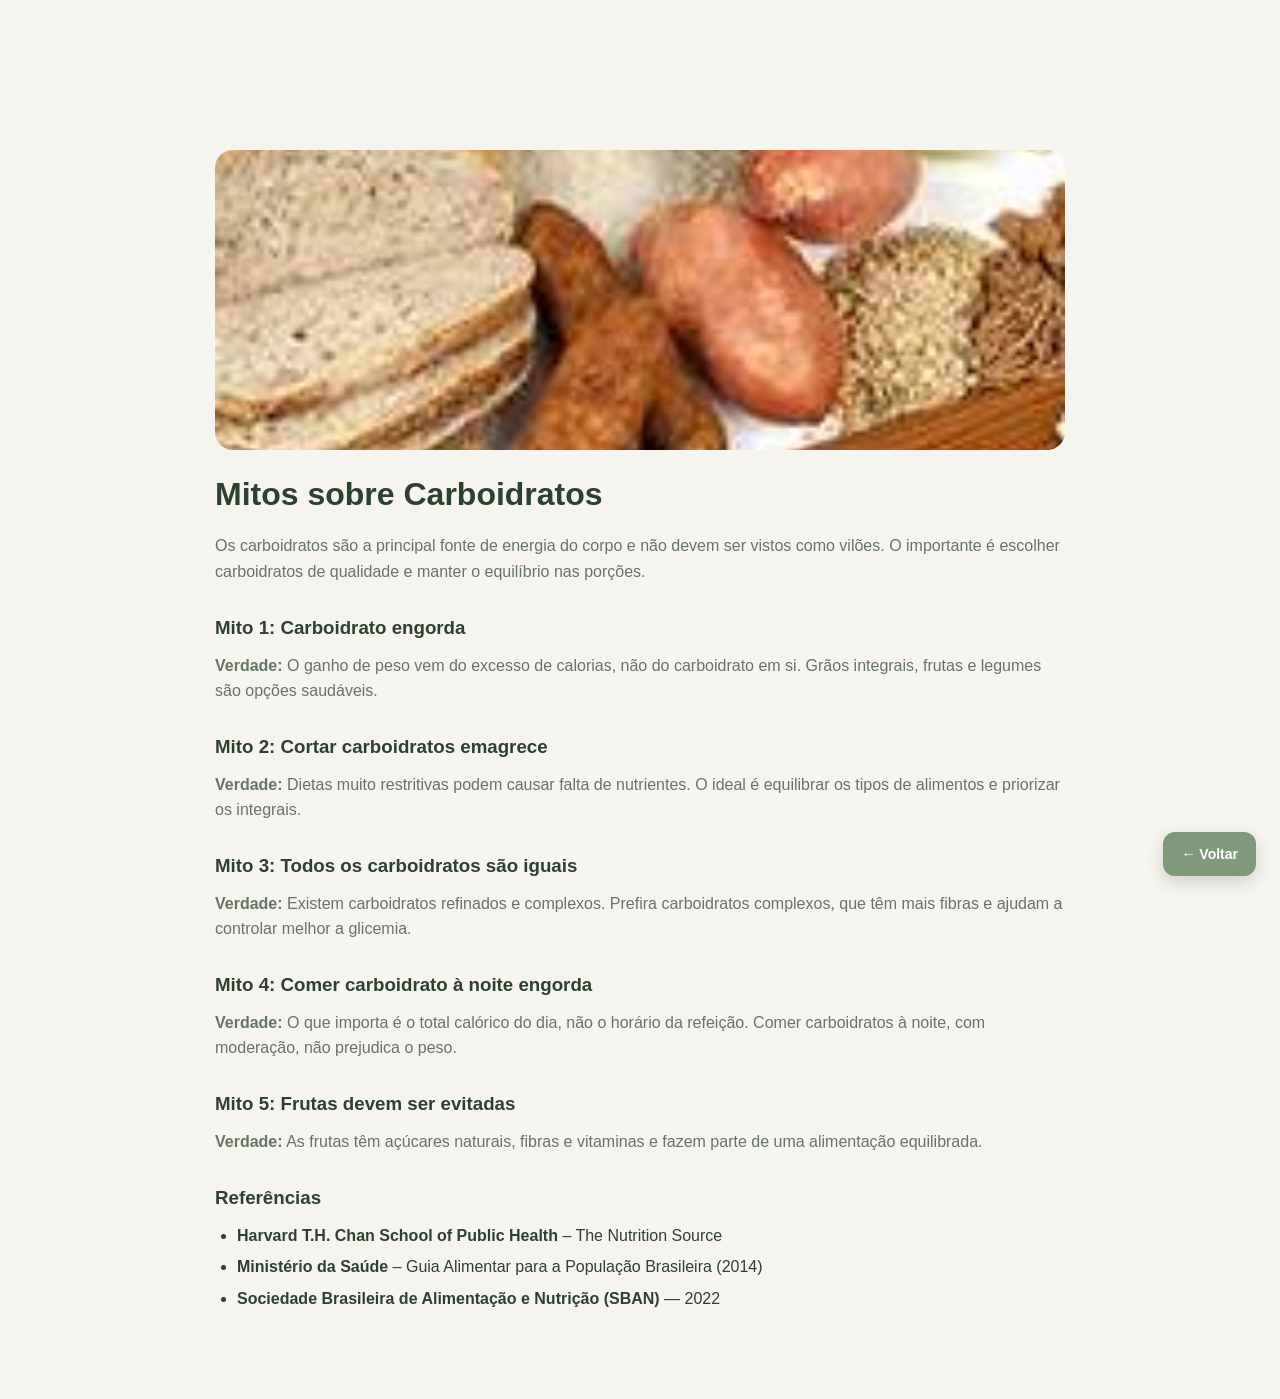
<file: conteudo5.html>
<!doctype html>
<html lang="pt-BR">

<head>
  <meta charset="UTF-8">
  <meta name="viewport" content="width=device-width, initial-scale=1.0">
  <title>Mitos sobre Carboidratos — Letícia Dalprá</title>
  <link rel="stylesheet" href="style.css">
</head>

<body>

<section class="receita-page">
  <div class="container receita-inner">

    <img class="receita-foto fade-in" src="conteudo5.jpeg" alt="Mitos sobre carboidratos">

    <h2 class="receita-title">Mitos sobre Carboidratos</h2>

    <p>Os carboidratos são a principal fonte de energia do corpo e não devem ser vistos como vilões. O importante é escolher carboidratos de qualidade e manter o equilíbrio nas porções.</p>

    <h3>Mito 1: Carboidrato engorda</h3>
    <p><strong>Verdade:</strong> O ganho de peso vem do excesso de calorias, não do carboidrato em si. Grãos integrais, frutas e legumes são opções saudáveis.</p>

    <h3>Mito 2: Cortar carboidratos emagrece</h3>
    <p><strong>Verdade:</strong> Dietas muito restritivas podem causar falta de nutrientes. O ideal é equilibrar os tipos de alimentos e priorizar os integrais.</p>

    <h3>Mito 3: Todos os carboidratos são iguais</h3>
    <p><strong>Verdade:</strong> Existem carboidratos refinados e complexos. Prefira carboidratos complexos, que têm mais fibras e ajudam a controlar melhor a glicemia.</p>

    <h3>Mito 4: Comer carboidrato à noite engorda</h3>
    <p><strong>Verdade:</strong> O que importa é o total calórico do dia, não o horário da refeição. Comer carboidratos à noite, com moderação, não prejudica o peso.</p>

    <h3>Mito 5: Frutas devem ser evitadas</h3>
    <p><strong>Verdade:</strong> As frutas têm açúcares naturais, fibras e vitaminas e fazem parte de uma alimentação equilibrada.</p>

    <h3>Referências</h3>

    <ul>
      <li>
        <strong>Harvard T.H. Chan School of Public Health</strong> – 
        The Nutrition Source
      </li>

      <li>
        <strong>Ministério da Saúde</strong> – 
        Guia Alimentar para a População Brasileira (2014)
      </li>

      <li>
        <strong>Sociedade Brasileira de Alimentação e Nutrição (SBAN)</strong> — 2022
      </li>
    </ul>

    <a href="conteudos.html" class="btn-voltar">← Voltar</a>

  </div>
</section>

<script>
  if(localStorage.getItem('darkMode') === 'true'){
    document.documentElement.classList.add('dark');
  }
</script>

</body>
</html>
</file>
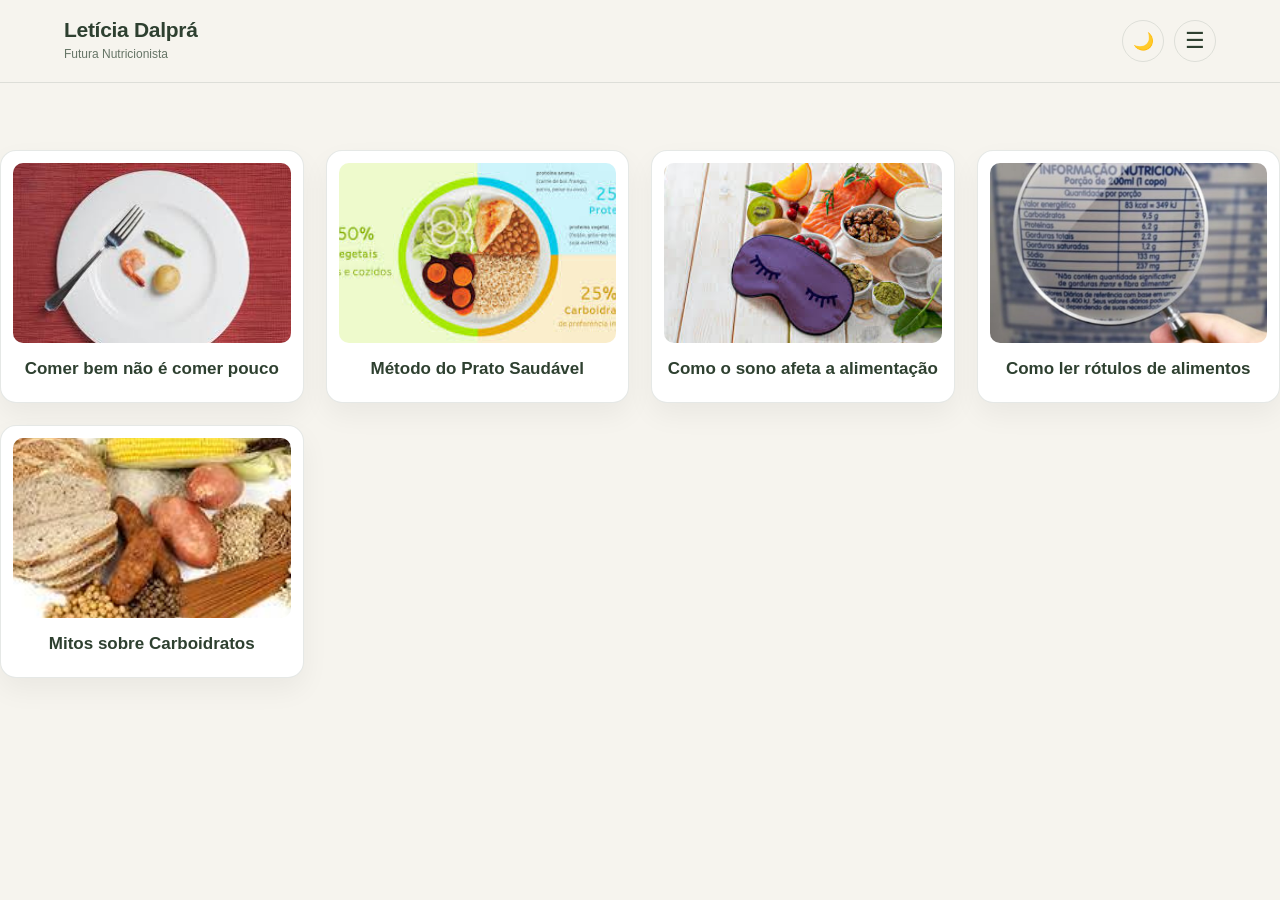
<file: conteudos.html>
<!doctype html>
<html lang="pt-BR">

<head>
  <meta charset="UTF-8">
  <meta name="viewport" content="width=device-width, initial-scale=1.0">
  <title>Conteúdos Educativos — Letícia Dalprá</title>
  <link rel="stylesheet" href="style.css">
</head>

<body>

<header class="site-header">

  <div class="container header-inner">

    <a href="index.html" class="brand">
      <h1>Letícia Dalprá</h1>
      <span class="micro">Futura Nutricionista</span>
    </a>

    <div class="header-actions">

      <!-- MODO ESCURO -->
      <button
        id="darkToggle"
        class="dark-toggle"
        aria-label="Alternar modo escuro"
        type="button">
        🌙
      </button>

      <!-- MENU -->
      <button
        id="menuToggle"
        class="menu-toggle"
        aria-label="Abrir menu"
        aria-expanded="false"
        type="button">
        ☰
      </button>

    </div>

  </div>

</header>


<!-- =========================
     MENU LATERAL
========================= -->

<nav id="mobileMenu" class="mobile-menu" aria-hidden="true">

  <div class="mobile-menu-inner">

    <button
      id="menuClose"
      class="menu-close"
      aria-label="Fechar menu"
      type="button">
      ×
    </button>

    <ul>

      <li>
        <a href="index.html">Início</a>
      </li>

      <li>
        <a href="sobre.html">Sobre o site</a>
      </li>

      <li>
        <a href="historia.html">Minha História</a>
      </li>

      <li>
        <a href="receitas.html">Receitas</a>
      </li>

      <li>
        <a href="conteudos.html">Conteúdos Educativos</a>
      </li>

      <li>
        <a href="contato.html">Contato</a>
      </li>

    </ul>

  </div>

</nav>


<section class="receitas-section">

  <div class="receitas-grid">

    <a href="conteudo1.html" class="receita-card slide-up">
      <img src="conteudo1.jpeg" alt="">
      <h3>Comer bem não é comer pouco</h3>
    </a>

    <a href="conteudo2.html" class="receita-card slide-up">
      <img src="conteudo2.jpeg" alt="">
      <h3>Método do Prato Saudável</h3>
    </a>

    <a href="conteudo3.html" class="receita-card slide-up">
      <img src="conteudo3.jpeg" alt="">
      <h3>Como o sono afeta a alimentação</h3>
    </a>

    <a href="conteudo4.html" class="receita-card slide-up">
      <img src="conteudo4.jpeg" alt="Como ler rótulos de alimentos">
      <h3>Como ler rótulos de alimentos</h3>
    </a>

    <a href="conteudo5.html" class="receita-card slide-up">
      <img src="conteudo5.jpeg" alt="Mitos sobre carboidratos">
      <h3>Mitos sobre Carboidratos</h3>
    </a>

  </div>

</section>


<script>

  /* =========================
     DARK MODE
  ========================= */

  const darkToggle =
    document.getElementById('darkToggle');

  if (localStorage.getItem('darkMode') === 'true') {
    document.documentElement.classList.add('dark');
  }

  darkToggle.addEventListener('click', () => {

    document.documentElement.classList.toggle('dark');

    localStorage.setItem(
      'darkMode',
      document.documentElement.classList.contains('dark')
    );

  });


  /* =========================
     MENU
  ========================= */

  const menuToggle =
    document.getElementById('menuToggle');

  const mobileMenu =
    document.getElementById('mobileMenu');

  const menuClose =
    document.getElementById('menuClose');


  /* ABRIR */

  menuToggle.addEventListener('click', () => {

    mobileMenu.classList.add('active');

    mobileMenu.setAttribute(
      'aria-hidden',
      'false'
    );

    menuToggle.setAttribute(
      'aria-expanded',
      'true'
    );

  });


  /* FECHAR PELO X */

  menuClose.addEventListener('click', () => {

    mobileMenu.classList.remove('active');

    mobileMenu.setAttribute(
      'aria-hidden',
      'true'
    );

    menuToggle.setAttribute(
      'aria-expanded',
      'false'
    );

  });


  /* FECHAR AO CLICAR EM UMA PÁGINA */

  const menuLinks =
    mobileMenu.querySelectorAll('a');

  menuLinks.forEach(link => {

    link.addEventListener('click', () => {

      mobileMenu.classList.remove('active');

      mobileMenu.setAttribute(
        'aria-hidden',
        'true'
      );

      menuToggle.setAttribute(
        'aria-expanded',
        'false'
      );

    });

  });

</script>
</body>
</html>
</file>
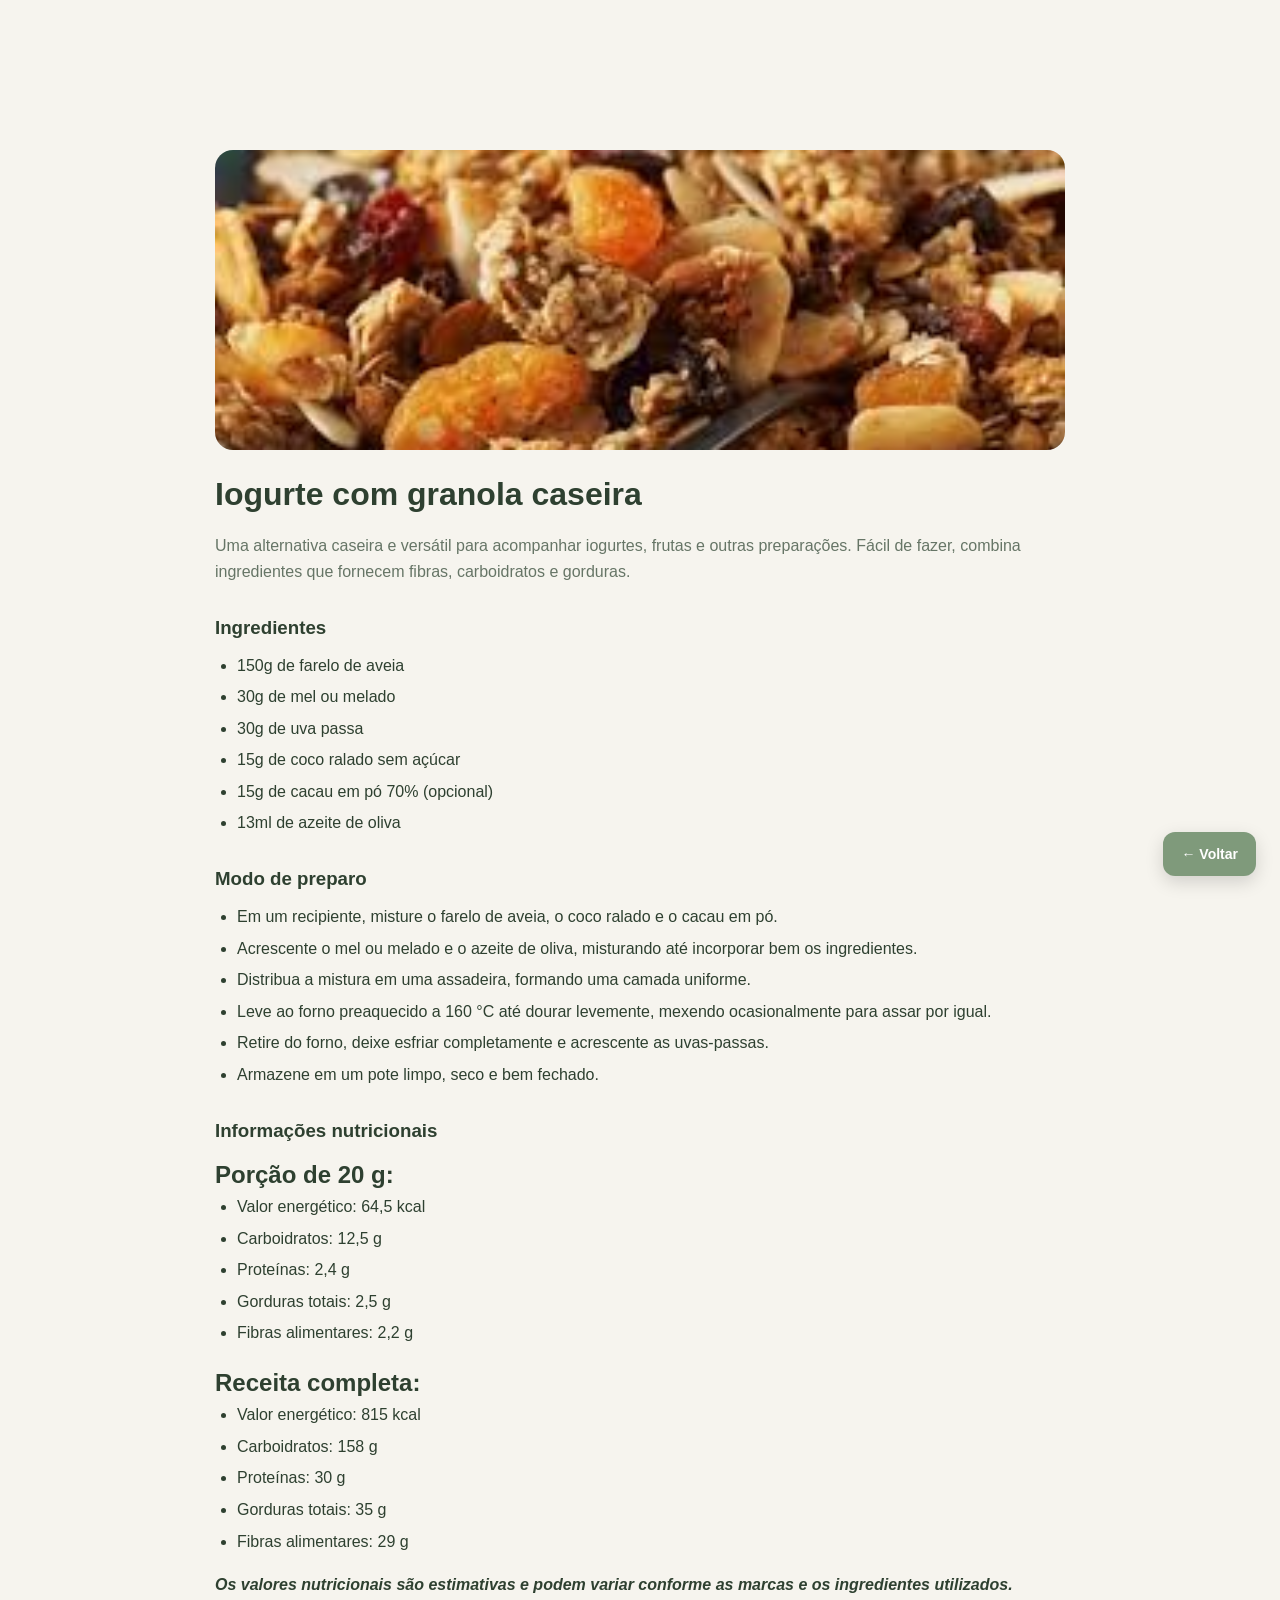
<file: granola.html>
<!doctype html>
<html lang="pt-BR">
<head>
  <meta charset="UTF-8"><meta name="viewport" content="width=device-width, initial-scale=1.0">
  <title>Granola Caseira — Receita</title>
  <link rel="stylesheet" href="style.css">
</head>
<body>
<section class="receita-page">
  <div class="container receita-inner">
   <img class="receita-foto fade-in" src="granola.jpeg" alt="">
    <h2 class="receita-title">Iogurte com granola caseira</h2>
    <p>Uma alternativa caseira e versátil para acompanhar iogurtes, frutas e outras preparações. 
      Fácil de fazer, combina ingredientes que fornecem fibras, carboidratos e gorduras.</p>
    <h3>Ingredientes</h3>
    <ul>
      <li>150g de farelo de aveia</li>
      <li>30g de mel ou melado</li>
      <li>30g de uva passa</li>
      <li>15g de coco ralado sem açúcar</li>
      <li>15g de cacau em pó 70% (opcional)</li>
      <li>13ml de azeite de oliva</li>
    </ul>
    <h3>Modo de preparo</h3>
    <ul>
      <li>Em um recipiente, misture o farelo de aveia, o coco ralado e o cacau em pó.</li>
      <li>Acrescente o mel ou melado e o azeite de oliva, misturando até incorporar bem os ingredientes.</li>
      <li>Distribua a mistura em uma assadeira, formando uma camada uniforme.</li>
      <li>Leve ao forno preaquecido a 160 °C até dourar levemente, mexendo ocasionalmente para assar por igual.</li>
      <li>Retire do forno, deixe esfriar completamente e acrescente as uvas-passas.</li>
      <li>Armazene em um pote limpo, seco e bem fechado.</li>
    </ul>
      </ul>
     <h3>Informações nutricionais</h3>
     <h2>Porção de 20 g:</h2>
    <ul>
      <li>Valor energético: 64,5 kcal</li>
      <li>Carboidratos: 12,5 g</li>
      <li>Proteínas: 2,4 g</li>
      <li>Gorduras totais: 2,5 g</li>
      <li>Fibras alimentares: 2,2 g</li>
    </ul>
     <h2>Receita completa:</h2>
    <ul>
      <li>Valor energético: 815 kcal</li>
      <li>Carboidratos: 158 g</li>
      <li>Proteínas: 30 g</li>
      <li>Gorduras totais: 35 g</li>
      <li>Fibras alimentares: 29 g</li>
    </ul>
    <strong><em>Os valores nutricionais são estimativas e podem variar conforme as marcas e os ingredientes utilizados.</em></strong> 
    <a href="receitas.html" class="btn-voltar">← Voltar</a>
  </div>
</section>
<script>
  if(localStorage.getItem('darkMode') === 'true'){ document.documentElement.classList.add('dark'); }
</script>
</body>

</html>
</file>
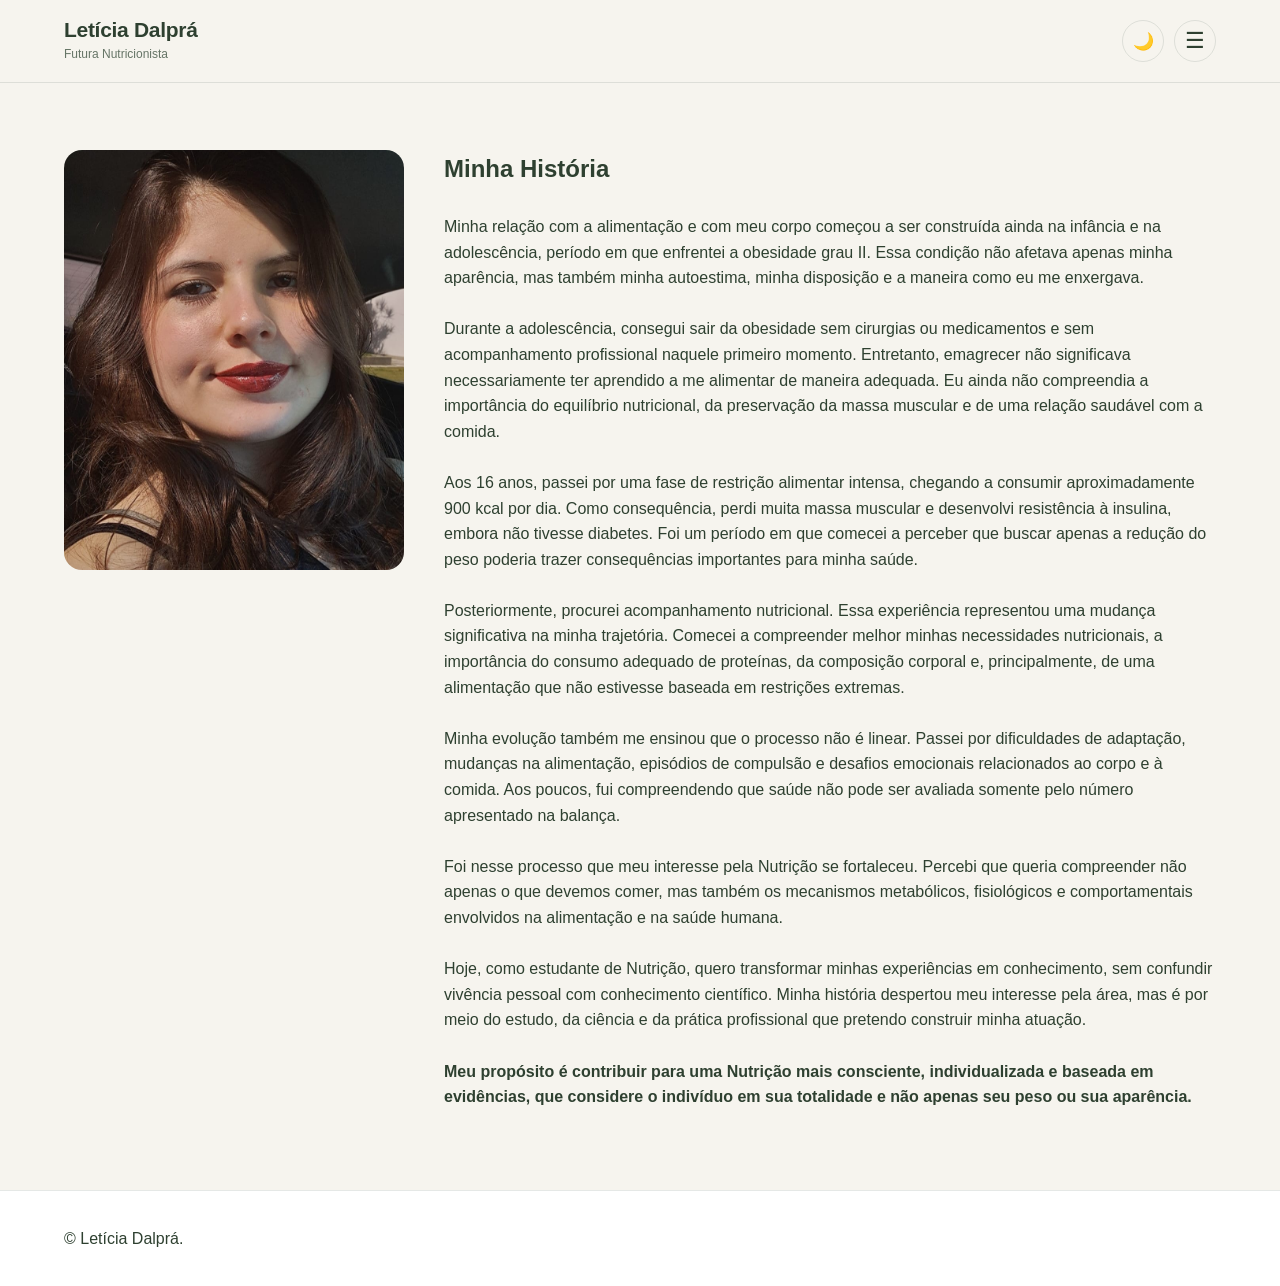
<file: historia.html>
<!doctype html>
<html lang="pt-BR">

<head>
  <meta charset="utf-8">
  <meta name="viewport" content="width=device-width, initial-scale=1">
  <title>Minha História — Letícia Dalprá</title>
  <link rel="stylesheet" href="style.css">
</head>

<body>

<header class="site-header">

  <div class="container header-inner">

    <a href="index.html" class="brand">
      <h1>Letícia Dalprá</h1>
      <span class="micro">Futura Nutricionista</span>
    </a>

    <div class="header-actions">

      <!-- MODO ESCURO -->
      <button
        id="darkToggle"
        class="dark-toggle"
        aria-label="Alternar modo escuro"
        type="button">
        🌙
      </button>

      <!-- MENU -->
      <button
        id="menuToggle"
        class="menu-toggle"
        aria-label="Abrir menu"
        aria-expanded="false"
        type="button">
        ☰
      </button>

    </div>

  </div>

</header>


<!-- =========================
     MENU LATERAL
========================= -->

<nav id="mobileMenu" class="mobile-menu" aria-hidden="true">

  <div class="mobile-menu-inner">

    <button
      id="menuClose"
      class="menu-close"
      aria-label="Fechar menu"
      type="button">
      ×
    </button>

    <ul>

      <li>
        <a href="index.html">Início</a>
      </li>

      <li>
        <a href="sobre.html">Sobre o site</a>
      </li>

      <li>
        <a href="historia.html">Minha História</a>
      </li>

      <li>
        <a href="receitas.html">Receitas</a>
      </li>

      <li>
        <a href="conteudos.html">Conteúdos Educativos</a>
      </li>

      <li>
        <a href="contato.html">Contato</a>
      </li>

    </ul>

  </div>

</nav>

<section class="historia-pro">

  <div class="container historia-pro-inner">

    <div class="historia-pro-foto fade-in">
      <img src="eu.jpeg" alt="Foto de Letícia Dalprá">
    </div>

    <div class="historia-pro-texto slide-up">

      <h2 class="section-title">Minha História</h2>
<br>
      <p>
        Minha relação com a alimentação e com meu corpo começou a ser construída ainda na infância e na adolescência, período em que enfrentei a obesidade grau II. 
        Essa condição não afetava apenas minha aparência, mas também minha autoestima, minha disposição e a maneira como eu me enxergava.
      </p>
<br>
      <p>
       Durante a adolescência, consegui sair da obesidade sem cirurgias ou medicamentos e sem acompanhamento profissional naquele primeiro momento. Entretanto, emagrecer não significava necessariamente ter aprendido a me alimentar de maneira adequada.
        Eu ainda não compreendia a importância do equilíbrio nutricional, da preservação da massa muscular e de uma relação saudável com a comida.
      </p>
<br>
      <p>
        Aos 16 anos, passei por uma fase de restrição alimentar intensa, chegando a consumir aproximadamente 900 kcal por dia. Como consequência, perdi muita massa muscular e desenvolvi resistência à insulina, embora não tivesse diabetes. 
        Foi um período em que comecei a perceber que buscar apenas a redução do peso poderia trazer consequências importantes para minha saúde.
      </p>
<br>
      <p>
       Posteriormente, procurei acompanhamento nutricional. Essa experiência representou uma mudança significativa na minha trajetória. 
        Comecei a compreender melhor minhas necessidades nutricionais, a importância do consumo adequado de proteínas, da composição corporal e, principalmente, de uma alimentação que não estivesse baseada em restrições extremas.
      </p>
<br>
      <p>
        Minha evolução também me ensinou que o processo não é linear. Passei por dificuldades de adaptação, mudanças na alimentação, episódios de compulsão e desafios emocionais relacionados ao corpo e à comida. 
        Aos poucos, fui compreendendo que saúde não pode ser avaliada somente pelo número apresentado na balança.
      </p>
<br>
      <p>
        Foi nesse processo que meu interesse pela Nutrição se fortaleceu. 
        Percebi que queria compreender não apenas o que devemos comer, mas também os mecanismos metabólicos, fisiológicos e comportamentais envolvidos na alimentação e na saúde humana.
      </p>
<br>
      <p>
        Hoje, como estudante de Nutrição, quero transformar minhas experiências em conhecimento, sem confundir vivência pessoal com conhecimento científico. 
        Minha história despertou meu interesse pela área, mas é por meio do estudo, da ciência e da prática profissional que pretendo construir minha atuação.
      </p>
<br>
      <p>
        <strong>Meu propósito é contribuir para uma Nutrição mais consciente, individualizada e baseada em evidências, que considere o indivíduo em sua totalidade e não apenas seu peso ou sua aparência.</strong>
      </p>

    </div>

  </div>

</section>


<footer class="site-footer">

  <div class="container">

    <p>
      © <span id="year"></span> Letícia Dalprá.
    </p>

  </div>

</footer>


<script>

  /* =========================
     DARK MODE
  ========================= */

  const darkToggle =
    document.getElementById('darkToggle');

  if (localStorage.getItem('darkMode') === 'true') {
    document.documentElement.classList.add('dark');
  }

  darkToggle.addEventListener('click', () => {

    document.documentElement.classList.toggle('dark');

    localStorage.setItem(
      'darkMode',
      document.documentElement.classList.contains('dark')
    );

  });


  /* =========================
     MENU
  ========================= */

  const menuToggle =
    document.getElementById('menuToggle');

  const mobileMenu =
    document.getElementById('mobileMenu');

  const menuClose =
    document.getElementById('menuClose');


  /* ABRIR */

  menuToggle.addEventListener('click', () => {

    mobileMenu.classList.add('active');

    mobileMenu.setAttribute(
      'aria-hidden',
      'false'
    );

    menuToggle.setAttribute(
      'aria-expanded',
      'true'
    );

  });


  /* FECHAR PELO X */

  menuClose.addEventListener('click', () => {

    mobileMenu.classList.remove('active');

    mobileMenu.setAttribute(
      'aria-hidden',
      'true'
    );

    menuToggle.setAttribute(
      'aria-expanded',
      'false'
    );

  });


  /* FECHAR AO CLICAR EM UMA PÁGINA */

  const menuLinks =
    mobileMenu.querySelectorAll('a');

  menuLinks.forEach(link => {

    link.addEventListener('click', () => {

      mobileMenu.classList.remove('active');

      mobileMenu.setAttribute(
        'aria-hidden',
        'true'
      );

      menuToggle.setAttribute(
        'aria-expanded',
        'false'
      );

    });

  });

</script>
  
</body>
</html>
</file>
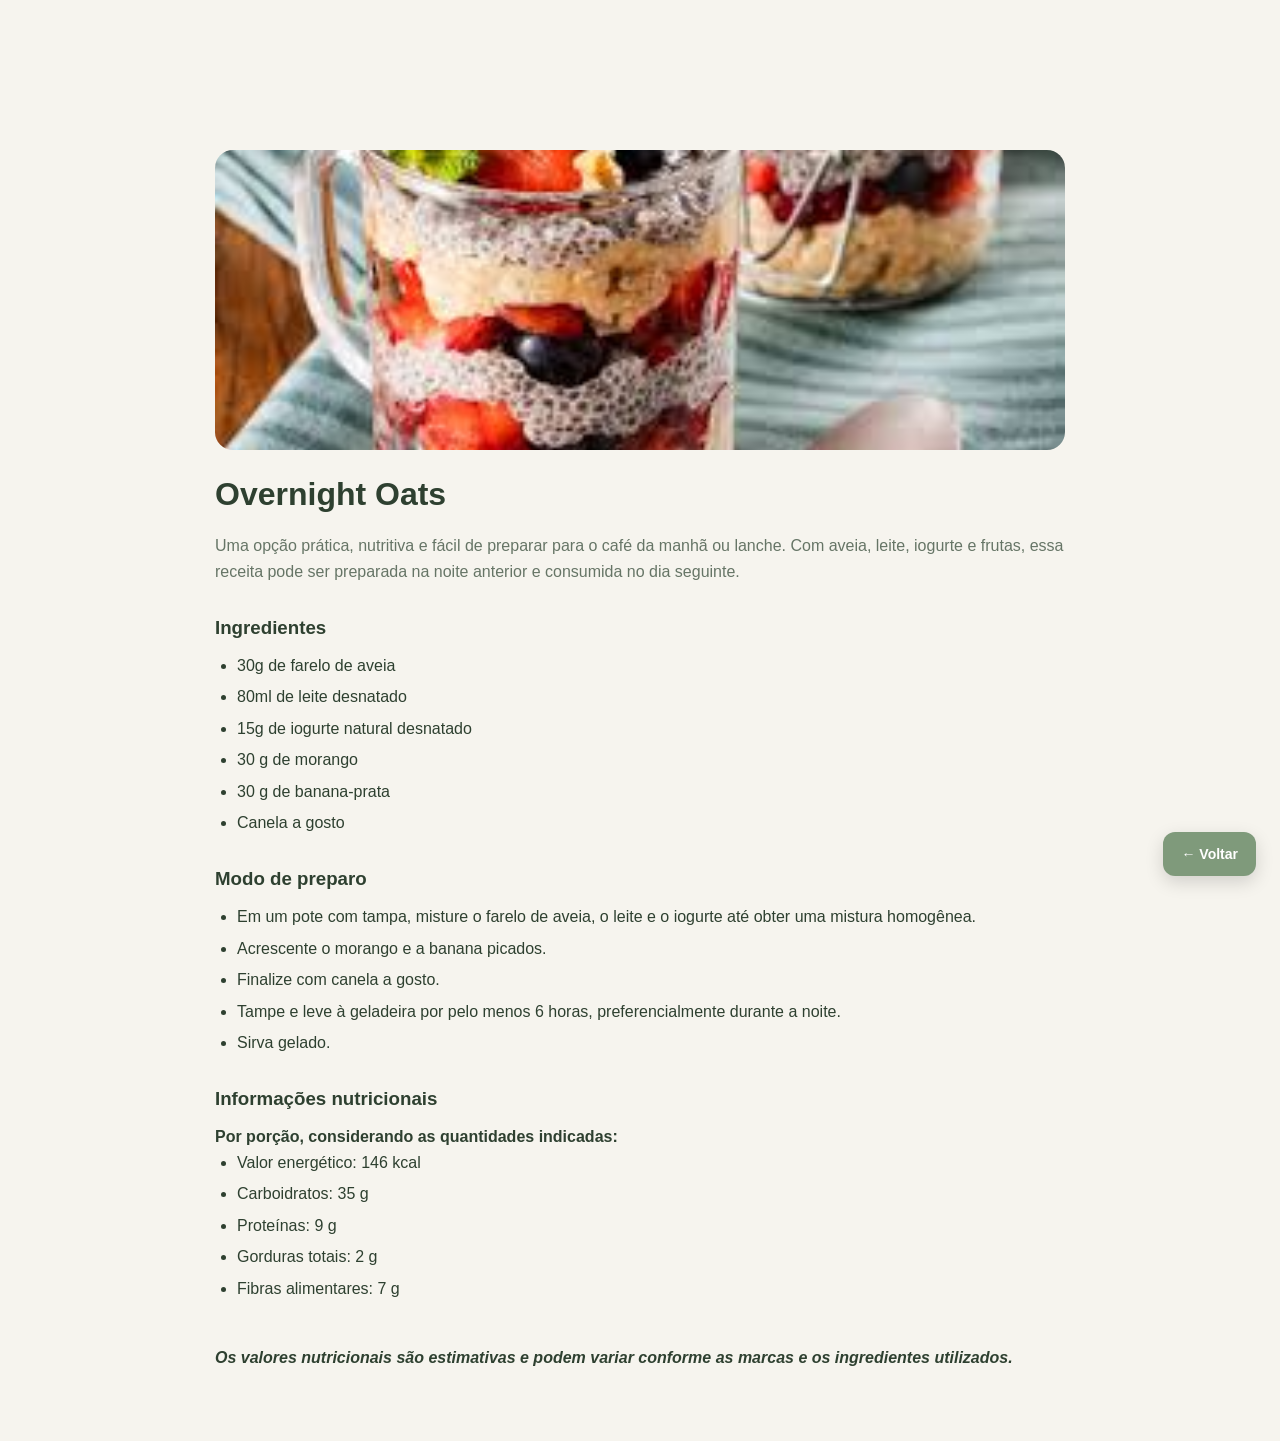
<file: overnight.html>
<!doctype html>
<html lang="pt-BR">
<head>
  <meta charset="UTF-8"><meta name="viewport" content="width=device-width, initial-scale=1.0">
  <title>Overnight Oats — Receita</title>
  <link rel="stylesheet" href="style.css">
</head>
<body>
<section class="receita-page">
  <div class="container receita-inner">
    <img class="receita-foto fade-in" src="overnight.jpeg" alt="">
    <h2 class="receita-title">Overnight Oats</h2>
    <p>Uma opção prática, nutritiva e fácil de preparar para o café da manhã ou lanche. 
      Com aveia, leite, iogurte e frutas, essa receita pode ser preparada na noite anterior e consumida no dia seguinte.</p>
    <h3>Ingredientes</h3>
    <ul>
      <li>30g de farelo de aveia</li>
      <li>80ml de leite desnatado</li>
      <li>15g de iogurte natural desnatado</li>
      <li>30 g de morango</li>
      <li>30 g de banana-prata</li>
      <li>Canela a gosto</li>
    </ul>
    <h3>Modo de preparo</h3>
    <ul>
      <li>Em um pote com tampa, misture o farelo de aveia, o leite e o iogurte até obter uma mistura homogênea.</li>
      <li>Acrescente o morango e a banana picados.</li>
      <li>Finalize com canela a gosto.</li>
      <li>Tampe e leve à geladeira por pelo menos 6 horas, preferencialmente durante a noite.</li>
      <li>Sirva gelado.</li>
    </ul>
     </ul>
     <h3><srtong>Informações nutricionais</srtong></h3>
    <strong>Por porção, considerando as quantidades indicadas:</strong>
     <br>
    <ul>
      <li>Valor energético: 146 kcal</li>
      <li>Carboidratos: 35 g</li>
      <li>Proteínas: 9 g</li>
      <li>Gorduras totais: 2 g</li>
      <li>Fibras alimentares: 7 g</li>
    </ul>
    <br>
    <strong><em>Os valores nutricionais são estimativas e podem variar conforme as marcas e os ingredientes utilizados.</em></strong>
    <a href="receitas.html" class="btn-voltar">← Voltar</a>
  </div>
</section>
<script>
  if(localStorage.getItem('darkMode') === 'true'){ document.documentElement.classList.add('dark'); }
</script>
</body>

</html>
</file>
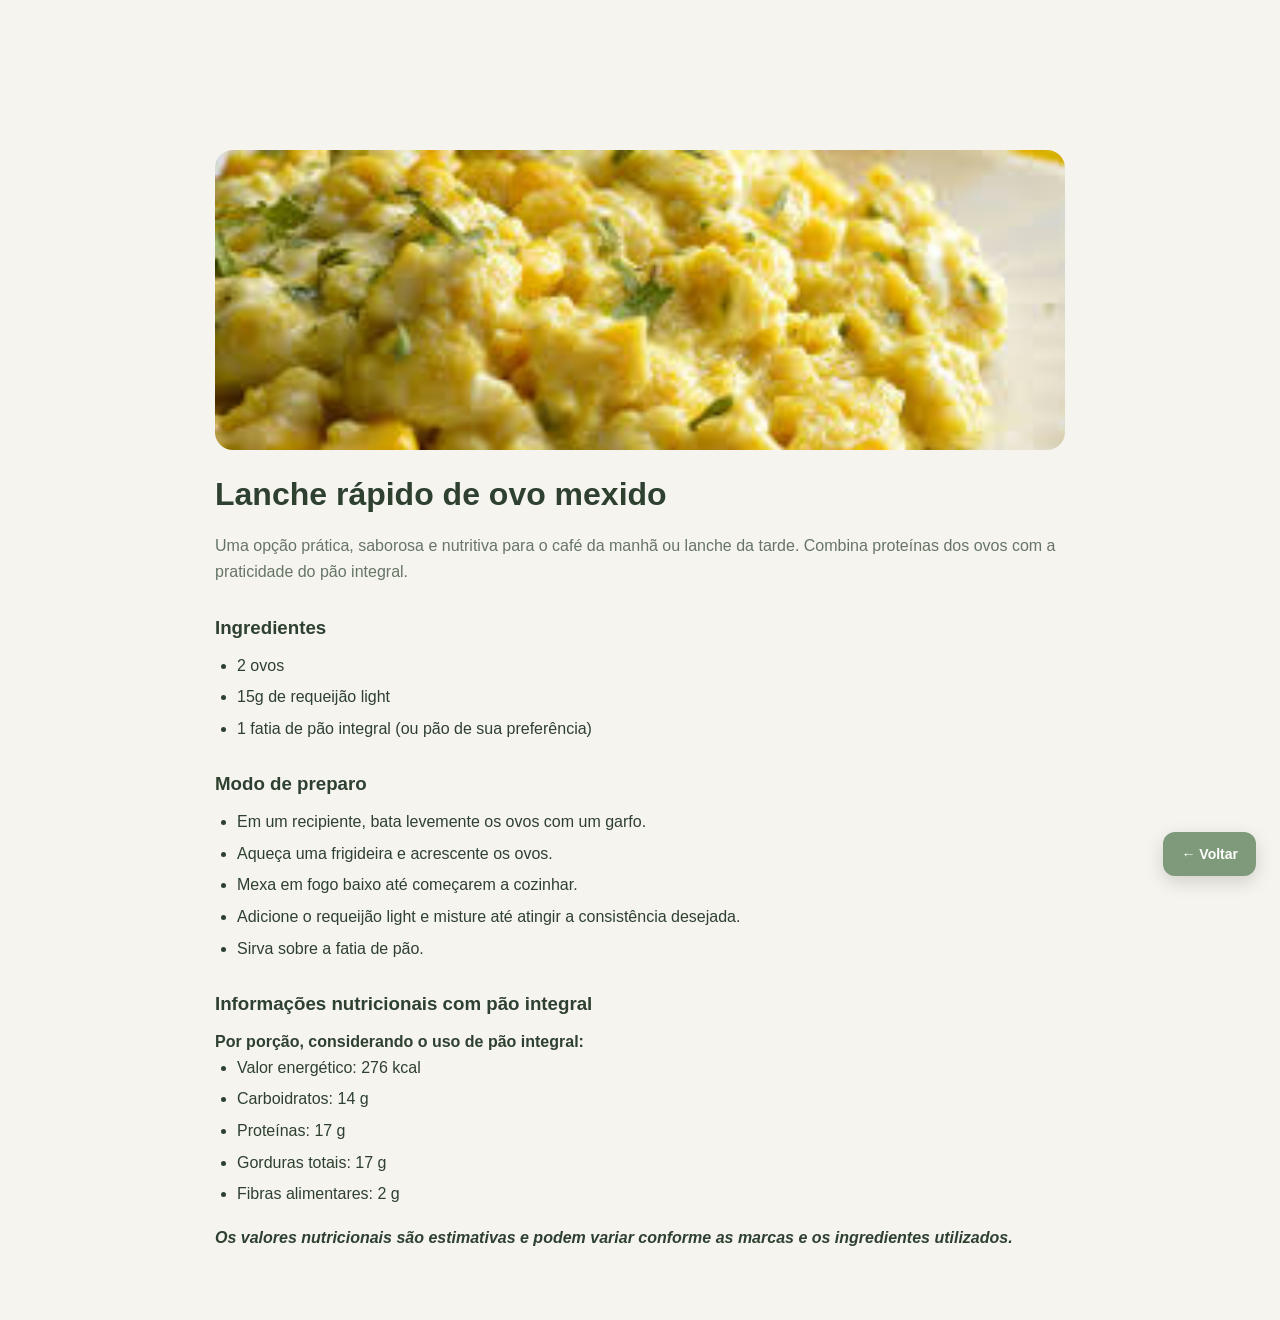
<file: ovo-mexido.html>
<!doctype html>
<html lang="pt-BR">
<head>
  <meta charset="UTF-8"><meta name="viewport" content="width=device-width, initial-scale=1.0">
  <title>Ovo Mexido — Receita</title>
  <link rel="stylesheet" href="style.css">
</head>
<body>
<section class="receita-page">
  <div class="container receita-inner">
    <img class="receita-foto fade-in" src="ovo-mexido.jpeg" alt="">
    <h2 class="receita-title">Lanche rápido de ovo mexido</h2>
    <P>Uma opção prática, saborosa e nutritiva para o café da manhã ou lanche da tarde. 
      Combina proteínas dos ovos com a praticidade do pão integral.</P>
    <h3>Ingredientes</h3>
    <ul>
      <li>2 ovos</li>
      <li>15g de requeijão light</li>
      <li>1 fatia de pão integral (ou pão de sua preferência)</li>
    </ul>
    <h3>Modo de preparo</h3>
    <ul>
      <li>Em um recipiente, bata levemente os ovos com um garfo.</li>
      <li>Aqueça uma frigideira e acrescente os ovos.</li>
      <li>Mexa em fogo baixo até começarem a cozinhar.</li>
      <li>Adicione o requeijão light e misture até atingir a consistência desejada.</li>
      <li>Sirva sobre a fatia de pão.</li>
    </ul>
    </ul>
     <h3>Informações nutricionais com pão integral</h3>
    <strong>Por porção, considerando o uso de pão integral:</strong>
     <ul>
       <li>Valor energético: 276 kcal</li>
       <li>Carboidratos: 14 g</li>
       <li>Proteínas: 17 g</li>
       <li>Gorduras totais: 17 g</li>
       <li>Fibras alimentares: 2 g</li>
     </ul>
    <strong><em>Os valores nutricionais são estimativas e podem variar conforme as marcas e os ingredientes utilizados.</em></strong>
    <a href="receitas.html" class="btn-voltar">← Voltar</a>
  </div>
</section>
<script>
  if(localStorage.getItem('darkMode') === 'true'){ document.documentElement.classList.add('dark'); }
</script>
</body>

</html>
</file>
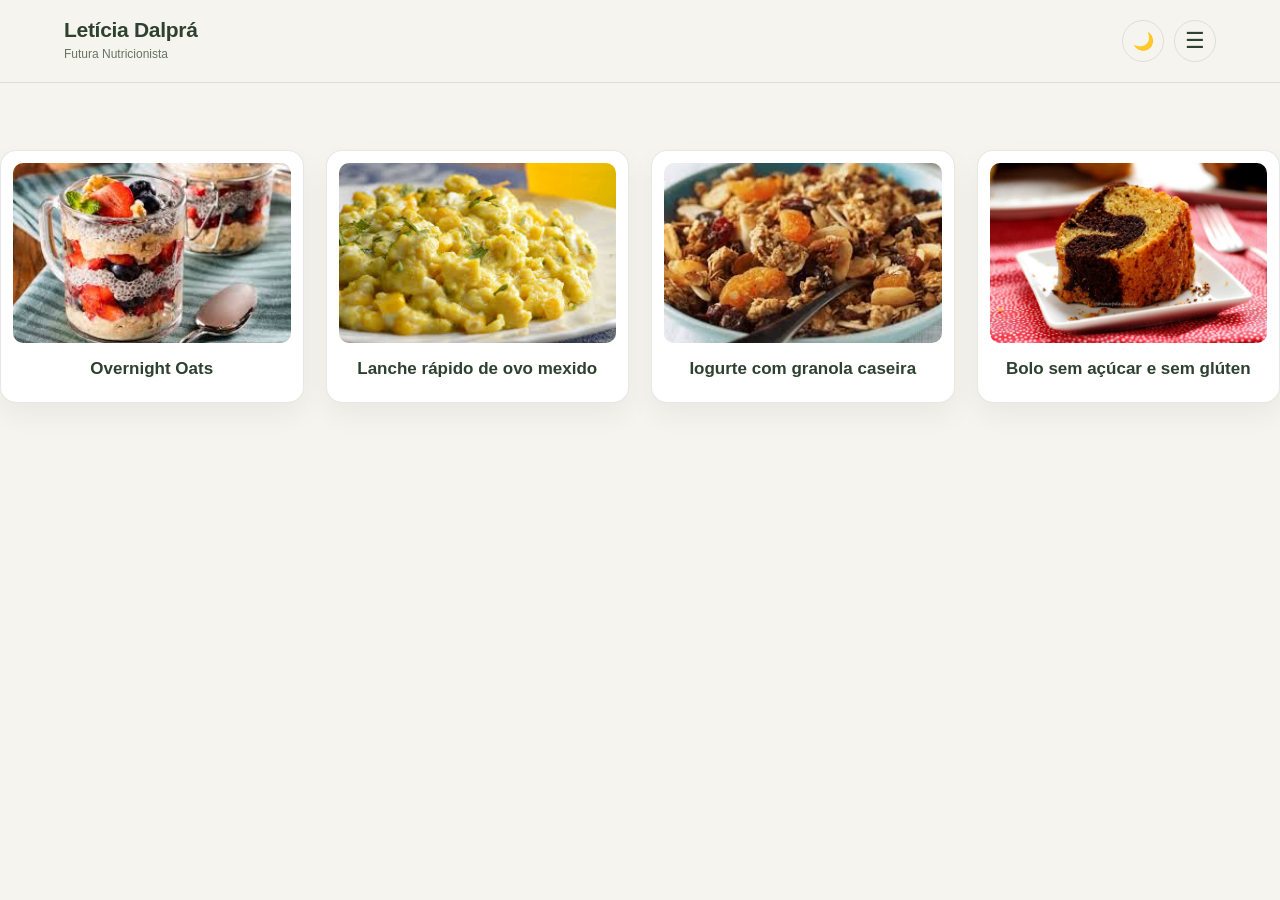
<file: receitas.html>
<!doctype html>
<html lang="pt-BR">

<head>
  <meta charset="UTF-8">
  <meta name="viewport" content="width=device-width, initial-scale=1.0">
  <title>Receitas — Letícia Dalprá</title>
  <link rel="stylesheet" href="style.css">
</head>

<body>

<header class="site-header">

  <div class="container header-inner">

    <a href="index.html" class="brand">
      <h1>Letícia Dalprá</h1>
      <span class="micro">Futura Nutricionista</span>
    </a>

    <div class="header-actions">

      <!-- MODO ESCURO -->
      <button
        id="darkToggle"
        class="dark-toggle"
        aria-label="Alternar modo escuro"
        type="button">
        🌙
      </button>

      <!-- MENU -->
      <button
        id="menuToggle"
        class="menu-toggle"
        aria-label="Abrir menu"
        aria-expanded="false"
        type="button">
        ☰
      </button>

    </div>

  </div>

</header>


<!-- =========================
     MENU LATERAL
========================= -->

<nav id="mobileMenu" class="mobile-menu" aria-hidden="true">

  <div class="mobile-menu-inner">

    <button
      id="menuClose"
      class="menu-close"
      aria-label="Fechar menu"
      type="button">
      ×
    </button>

    <ul>

      <li>
        <a href="index.html">Início</a>
      </li>

      <li>
        <a href="sobre.html">Sobre o site</a>
      </li>

      <li>
        <a href="historia.html">Minha História</a>
      </li>

      <li>
        <a href="receitas.html">Receitas</a>
      </li>

      <li>
        <a href="conteudos.html">Conteúdos Educativos</a>
      </li>

      <li>
        <a href="contato.html">Contato</a>
      </li>

    </ul>

  </div>

</nav>


<section class="receitas-section">

  <div class="receitas-grid">

    <a href="overnight.html" class="receita-card slide-up">
      <img src="overnight.jpeg" alt="Overnight oats">
      <h3>Overnight Oats</h3>
    </a>

    <a href="ovo-mexido.html" class="receita-card slide-up">
      <img src="ovo-mexido.jpeg" alt="Ovo mexido rápido">
      <h3>Lanche rápido de ovo mexido</h3>
    </a>

    <a href="granola.html" class="receita-card slide-up">
      <img src="granola.jpeg" alt="Granola caseira">
      <h3>Iogurte com granola caseira</h3>
    </a>

    <a href="bolo-mesclado.html" class="receita-card slide-up">
      <img src="bolo.jpeg" alt="Bolo mesclado sem açúcar">
      <h3>Bolo sem açúcar e sem glúten</h3>
    </a>

  </div>

</section>


<script>

  /* =========================
     DARK MODE
  ========================= */

  const darkToggle =
    document.getElementById('darkToggle');

  if (localStorage.getItem('darkMode') === 'true') {
    document.documentElement.classList.add('dark');
  }

  darkToggle.addEventListener('click', () => {

    document.documentElement.classList.toggle('dark');

    localStorage.setItem(
      'darkMode',
      document.documentElement.classList.contains('dark')
    );

  });


  /* =========================
     MENU
  ========================= */

  const menuToggle =
    document.getElementById('menuToggle');

  const mobileMenu =
    document.getElementById('mobileMenu');

  const menuClose =
    document.getElementById('menuClose');


  /* ABRIR */

  menuToggle.addEventListener('click', () => {

    mobileMenu.classList.add('active');

    mobileMenu.setAttribute(
      'aria-hidden',
      'false'
    );

    menuToggle.setAttribute(
      'aria-expanded',
      'true'
    );

  });


  /* FECHAR PELO X */

  menuClose.addEventListener('click', () => {

    mobileMenu.classList.remove('active');

    mobileMenu.setAttribute(
      'aria-hidden',
      'true'
    );

    menuToggle.setAttribute(
      'aria-expanded',
      'false'
    );

  });


  /* FECHAR AO CLICAR EM UMA PÁGINA */

  const menuLinks =
    mobileMenu.querySelectorAll('a');

  menuLinks.forEach(link => {

    link.addEventListener('click', () => {

      mobileMenu.classList.remove('active');

      mobileMenu.setAttribute(
        'aria-hidden',
        'true'
      );

      menuToggle.setAttribute(
        'aria-expanded',
        'false'
      );

    });

  });

</script>

</body>
</html>
</file>
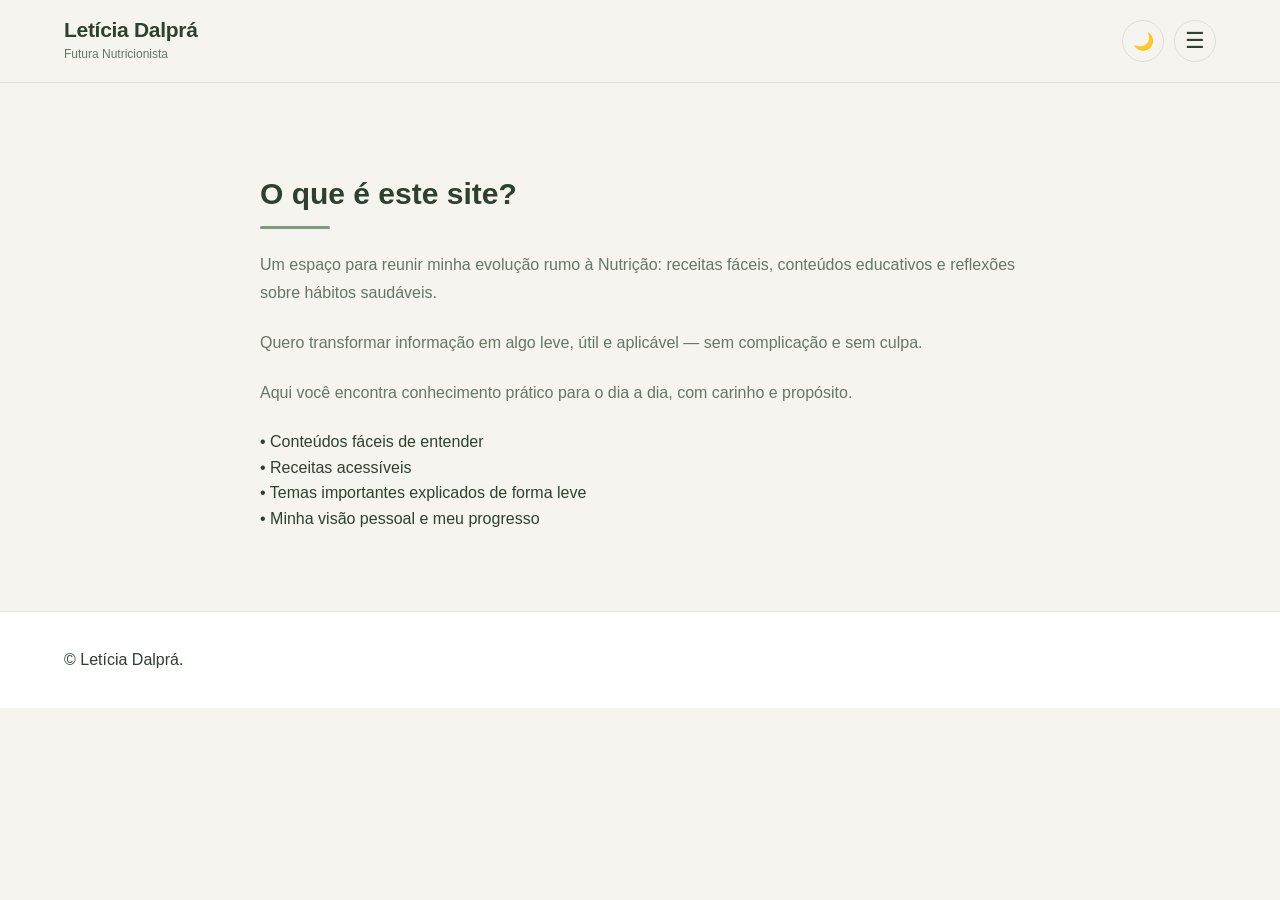
<file: sobre.html>
<!doctype html>
<html lang="pt-BR">

<head>
  <meta charset="utf-8">
  <meta name="viewport" content="width=device-width, initial-scale=1">
  <title>Sobre o Site — Letícia Dalprá</title>
  <link rel="stylesheet" href="style.css">
</head>

<body>

<header class="site-header">

  <div class="container header-inner">

    <a href="index.html" class="brand">
      <h1>Letícia Dalprá</h1>
      <span class="micro">Futura Nutricionista</span>
    </a>

    <div class="header-actions">

      <!-- MODO ESCURO -->
      <button
        id="darkToggle"
        class="dark-toggle"
        aria-label="Alternar modo escuro"
        type="button">
        🌙
      </button>

      <!-- MENU -->
      <button
        id="menuToggle"
        class="menu-toggle"
        aria-label="Abrir menu"
        aria-expanded="false"
        type="button">
        ☰
      </button>

    </div>

  </div>

</header>


<!-- =========================
     MENU LATERAL
========================= -->

<nav id="mobileMenu" class="mobile-menu" aria-hidden="true">

  <div class="mobile-menu-inner">

    <button
      id="menuClose"
      class="menu-close"
      aria-label="Fechar menu"
      type="button">
      ×
    </button>

    <ul>

      <li>
        <a href="index.html">Início</a>
      </li>

      <li>
        <a href="sobre.html">Sobre o site</a>
      </li>

      <li>
        <a href="historia.html">Minha História</a>
      </li>

      <li>
        <a href="receitas.html">Receitas</a>
      </li>

      <li>
        <a href="conteudos.html">Conteúdos Educativos</a>
      </li>

      <li>
        <a href="contato.html">Contato</a>
      </li>

    </ul>

  </div>

</nav>

<section class="sobre-pro">

  <div class="container sobre-pro-inner no-photo">

    <div class="sobre-pro-texto fade-in">

      <h2 class="sobre-pro-titulo">O que é este site?</h2>

      <p class="sobre-pro-desc">
        Um espaço para reunir minha evolução rumo à Nutrição: receitas fáceis,
        conteúdos educativos e reflexões sobre hábitos saudáveis.
      </p>

      <p class="sobre-pro-desc">
        Quero transformar informação em algo leve, útil e aplicável —
        sem complicação e sem culpa.
      </p>

      <p class="sobre-pro-desc">
        Aqui você encontra conhecimento prático para o dia a dia,
        com carinho e propósito.
      </p>

      <div class="sobre-pro-lista">

        <p>• Conteúdos fáceis de entender</p>
        <p>• Receitas acessíveis</p>
        <p>• Temas importantes explicados de forma leve</p>
        <p>• Minha visão pessoal e meu progresso</p>

      </div>

    </div>

  </div>

</section>


<footer class="site-footer">

  <div class="container">

    <p>
      © <span id="year"></span> Letícia Dalprá.
    </p>

  </div>

</footer>


<script>

  /* =========================
     DARK MODE
  ========================= */

  const darkToggle =
    document.getElementById('darkToggle');

  if (localStorage.getItem('darkMode') === 'true') {
    document.documentElement.classList.add('dark');
  }

  darkToggle.addEventListener('click', () => {

    document.documentElement.classList.toggle('dark');

    localStorage.setItem(
      'darkMode',
      document.documentElement.classList.contains('dark')
    );

  });


  /* =========================
     MENU
  ========================= */

  const menuToggle =
    document.getElementById('menuToggle');

  const mobileMenu =
    document.getElementById('mobileMenu');

  const menuClose =
    document.getElementById('menuClose');


  /* ABRIR */

  menuToggle.addEventListener('click', () => {

    mobileMenu.classList.add('active');

    mobileMenu.setAttribute(
      'aria-hidden',
      'false'
    );

    menuToggle.setAttribute(
      'aria-expanded',
      'true'
    );

  });


  /* FECHAR PELO X */

  menuClose.addEventListener('click', () => {

    mobileMenu.classList.remove('active');

    mobileMenu.setAttribute(
      'aria-hidden',
      'true'
    );

    menuToggle.setAttribute(
      'aria-expanded',
      'false'
    );

  });


  /* FECHAR AO CLICAR EM UMA PÁGINA */

  const menuLinks =
    mobileMenu.querySelectorAll('a');

  menuLinks.forEach(link => {

    link.addEventListener('click', () => {

      mobileMenu.classList.remove('active');

      mobileMenu.setAttribute(
        'aria-hidden',
        'true'
      );

      menuToggle.setAttribute(
        'aria-expanded',
        'false'
      );

    });

  });

</script>
</body>
</html>
</file>
<file: style.css>
/* =========================================================
   IDENTIDADE VISUAL
========================================================= */

:root {
  --sage-950: #243326;
  --sage-900: #2e4030;
  --sage-700: #556b56;
  --sage-500: #7f9a7b;
  --sage-300: #b7c7b0;
  --sage-100: #e7ede3;

  --cream: #f6f4ee;
  --white: #ffffff;

  --text: #2e4030;
  --muted: #667566;

  --card: #ffffff;

  --border: rgba(46, 64, 48, 0.12);

  --ease: cubic-bezier(0.25, 0.1, 0.25, 1);
}


/* =========================================================
   RESET + BASE
========================================================= */

* {
  margin: 0;
  padding: 0;
  box-sizing: border-box;
}

html {
  scroll-behavior: smooth;
}

body {
  font-family: "Poppins", "Segoe UI", sans-serif;
  background: var(--cream);
  color: var(--text);
  line-height: 1.6;

  transition:
    background 0.3s ease,
    color 0.3s ease;
}

img {
  max-width: 100%;
  display: block;
}

button,
a {
  font-family: inherit;
}

button {
  border: none;
}

.container {
  width: min(1160px, 90%);
  margin: 0 auto;
}


/* =========================================================
   CABEÇALHO
========================================================= */

.site-header {
  position: fixed;

  top: 0;
  left: 0;

  width: 100%;

  background: rgba(246, 244, 238, 0.94);

  border-bottom: 1px solid var(--border);

  backdrop-filter: blur(12px);

  z-index: 900;

  transition:
    background 0.3s ease,
    border-color 0.3s ease;
}

.header-inner {
  min-height: 82px;

  display: flex;
  align-items: center;
  justify-content: space-between;
}


/* =========================================================
   MARCA
========================================================= */

.brand {
  text-decoration: none;
  color: var(--text);

  display: flex;
  flex-direction: column;

  transition: opacity 0.2s ease;
}

.brand:hover {
  opacity: 0.75;
}

.brand h1 {
  font-size: 21px;
  font-weight: 600;

  line-height: 1.1;

  letter-spacing: -0.3px;
}

.micro {
  margin-top: 4px;

  font-size: 12px;
  font-weight: 400;

  color: var(--muted);
}


/* =========================================================
   AÇÕES DO CABEÇALHO
========================================================= */

.header-actions {
  display: flex;
  align-items: center;

  gap: 10px;
}


/* =========================================================
   BOTÕES — DARK MODE + MENU
========================================================= */

.dark-toggle,
.menu-toggle {
  width: 42px;
  height: 42px;

  display: flex;
  align-items: center;
  justify-content: center;

  background: transparent;

  color: var(--sage-900);

  border: 1px solid var(--border);

  border-radius: 50%;

  cursor: pointer;

  transition:
    background 0.25s ease,
    color 0.25s ease,
    transform 0.25s ease;
}

.dark-toggle {
  font-size: 17px;
}

.menu-toggle {
  font-size: 22px;
  line-height: 1;
}

.dark-toggle:hover,
.menu-toggle:hover {
  background: var(--sage-100);

  transform: translateY(-2px);
}


/* =========================================================
   MENU LATERAL
========================================================= */

.mobile-menu {
  position: fixed;

  top: 0;
  right: 0;

  width: min(360px, 88vw);
  height: 100vh;

  background: var(--white);

  box-shadow:
    -10px 0 35px rgba(0, 0, 0, 0.12);

  z-index: 1200;

  transform: translateX(100%);

  transition:
    transform 0.35s var(--ease);

  visibility: hidden;
}

.mobile-menu.active {
  transform: translateX(0);

  visibility: visible;
}

.mobile-menu-inner {
  height: 100%;

  padding: 32px;

  display: flex;
  flex-direction: column;
}


/* =========================================================
   BOTÃO X DO MENU
========================================================= */

.menu-close {
  align-self: flex-end;

  width: 40px;
  height: 40px;

  display: flex;
  align-items: center;
  justify-content: center;

  background: transparent;

  color: var(--text);

  border: 1px solid var(--border);

  border-radius: 50%;

  cursor: pointer;

  font-size: 27px;
  font-weight: 300;

  line-height: 1;

  transition:
    background 0.25s ease,
    transform 0.25s ease;
}

.menu-close:hover {
  background: var(--sage-100);

  transform: rotate(5deg);
}


/* =========================================================
   LINKS DO MENU
========================================================= */

.mobile-menu ul {
  list-style: none;

  margin-top: 55px;
}

.mobile-menu li {
  border-bottom: 1px solid var(--border);
}

.mobile-menu a {
  display: block;

  padding: 18px 0;

  color: var(--text);

  text-decoration: none;

  font-size: 17px;
  font-weight: 500;

  transition:
    color 0.2s ease,
    padding-left 0.2s ease;
}

.mobile-menu a:hover {
  color: var(--sage-500);

  padding-left: 7px;
}


/* =========================================================
   HERO — HOME
========================================================= */

.hero-home {
  padding-top: 150px;
  padding-bottom: 100px;
}

.hero-home-inner {
  min-height: 540px;

  display: grid;

  grid-template-columns: 1.05fr 0.95fr;

  align-items: center;

  gap: 80px;
}


/* =========================================================
   TEXTO DO HERO
========================================================= */

.hero-home-text {
  max-width: 590px;
}

.hero-eyebrow {
  display: inline-block;

  margin-bottom: 18px;

  color: var(--sage-500);

  font-size: 14px;
  font-weight: 600;

  letter-spacing: 1.5px;

  text-transform: uppercase;
}

.hero-home-text h2 {
  max-width: 590px;

  color: var(--sage-950);

  font-size: clamp(38px, 5vw, 64px);

  line-height: 1.08;

  font-weight: 600;

  letter-spacing: -1.5px;

  margin-bottom: 25px;
}

.hero-home-text p {
  max-width: 520px;

  color: var(--muted);

  font-size: 17px;

  line-height: 1.8;
}


/* =========================================================
   FOTO DO HERO
========================================================= */

.hero-home-image {
  position: relative;

  display: flex;

  justify-content: center;
}

.hero-home-image::before {
  content: "";

  position: absolute;

  width: 82%;
  height: 82%;

  background: var(--sage-100);

  border-radius: 50%;

  z-index: -1;
}

.hero-home-image img {
  width: min(430px, 100%);

  height: 500px;

  object-fit: cover;

  border-radius:
    220px
    220px
    24px
    24px;

  box-shadow:
    0 25px 50px rgba(46, 64, 48, 0.13);
}


/* =========================================================
   NAVEGAÇÃO POR CARDS
========================================================= */

.home-navigation {
  padding: 80px 0 110px;
}

.navigation-title {
  text-align: center;

  color: var(--sage-900);

  font-size: 28px;

  font-weight: 500;

  margin-bottom: 40px;
}

.index-cards-grid {
  display: grid;

  grid-template-columns:
    repeat(5, 1fr);

  gap: 18px;
}

.index-card {
  position: relative;

  min-height: 225px;

  display: flex;
  flex-direction: column;

  padding: 28px 23px;

  background: var(--card);

  border: 1px solid var(--border);

  border-radius: 18px;

  color: var(--text);

  text-decoration: none;

  box-shadow:
    0 10px 30px rgba(46, 64, 48, 0.05);

  transition:
    transform 0.3s var(--ease),
    box-shadow 0.3s var(--ease),
    border-color 0.3s ease;
}

.index-card:hover {
  transform: translateY(-6px);

  border-color: var(--sage-300);

  box-shadow:
    0 18px 40px rgba(46, 64, 48, 0.10);
}

.index-card-icon {
  width: 42px;
  height: 42px;

  display: flex;
  align-items: center;
  justify-content: center;

  margin-bottom: 22px;

  background: var(--sage-100);

  color: var(--sage-700);

  border-radius: 50%;

  font-size: 20px;
}

.index-card h3 {
  margin-bottom: 8px;

  color: var(--sage-900);

  font-size: 17px;

  font-weight: 600;

  line-height: 1.3;
}

.index-card p {
  color: var(--muted);

  font-size: 13px;

  line-height: 1.6;
}

.index-card-arrow {
  margin-top: auto;

  padding-top: 20px;

  color: var(--sage-500);

  font-size: 19px;

  transition:
    transform 0.25s ease;
}

.index-card:hover .index-card-arrow {
  transform: translateX(5px);
}


/* =========================================================
   SOBRE
========================================================= */

.sobre-pro {
  padding-top: 170px;
  padding-bottom: 80px;
}

.sobre-pro-inner.no-photo {
  max-width: 760px;
}

.sobre-pro-titulo {
  font-size: 30px;

  margin-bottom: 22px;

  position: relative;
}

.sobre-pro-titulo::after {
  content: "";

  width: 70px;
  height: 3px;

  background: var(--sage-500);

  border-radius: 3px;

  display: block;

  margin-top: 8px;
}

.sobre-pro-desc {
  margin-bottom: 22px;

  line-height: 1.75;

  color: var(--muted);
}


/* =========================================================
   HISTÓRIA
========================================================= */

.historia-pro {
  padding-top: 150px;
  padding-bottom: 80px;
}

.historia-pro-inner {
  display: grid;

  grid-template-columns: 340px 1fr;

  gap: 40px;
}

.historia-pro-foto img {
  width: 100%;

  height: 420px;

  object-fit: cover;

  border-radius: 18px;
}

.historia-pro-texto {
  color: var(--text);
}


/* =========================================================
   RECEITAS + CONTEÚDOS
========================================================= */

.receitas-section {
  padding-top: 150px;
  padding-bottom: 80px;
}

.receitas-grid {
  display: grid;

  grid-template-columns:
    repeat(auto-fit, minmax(260px, 1fr));

  gap: 22px;
}

.receita-card {
  background: var(--card);

  border-radius: 16px;

  padding: 12px;

  text-decoration: none;

  color: var(--text);

  border: 1px solid var(--border);

  box-shadow:
    0 12px 28px rgba(0, 0, 0, 0.05);

  transition:
    transform 0.25s var(--ease),
    box-shadow 0.25s ease;
}

.receita-card:hover {
  transform: translateY(-5px);

  box-shadow:
    0 18px 35px rgba(0, 0, 0, 0.09);
}

.receita-card img {
  width: 100%;

  height: 180px;

  border-radius: 10px;

  object-fit: cover;
}

.receita-card h3 {
  margin-top: 12px;

  padding-bottom: 8px;

  text-align: center;

  font-size: 17px;
}


/* =========================================================
   PÁGINAS INDIVIDUAIS
========================================================= */

.receita-page {
  padding-top: 150px;
  padding-bottom: 70px;
}

.receita-inner {
  max-width: 850px;
}

.receita-foto {
  width: 100%;

  height: 300px;

  border-radius: 18px;

  object-fit: cover;

  margin-bottom: 25px;
}

.receita-title {
  font-size: 32px;

  line-height: 1.2;

  margin-bottom: 20px;

  color: var(--sage-900);
}

.receita-page h3 {
  margin-top: 28px;

  margin-bottom: 10px;

  color: var(--sage-900);
}

.receita-page h4 {
  margin-top: 22px;

  margin-bottom: 8px;
}

.receita-page p {
  margin-bottom: 14px;

  color: var(--muted);
}

.receita-page ul {
  margin-left: 22px;

  margin-bottom: 18px;
}

.receita-page li {
  margin-bottom: 6px;
}


/* =========================================================
   CONTATO
========================================================= */

.contato-pro {
  padding-top: 150px;
  padding-bottom: 80px;
}

.contato-inner {
  display: grid;

  grid-template-columns: 1fr 430px;

  gap: 60px;

  align-items: center;
}

.contato-title {
  font-size: 28px;

  font-weight: 600;

  margin-bottom: 12px;
}

.contato-sub {
  margin-bottom: 24px;

  color: var(--muted);
}

.card-click {
  display: flex;

  align-items: center;

  gap: 14px;

  padding: 18px;

  margin-bottom: 14px;

  background: var(--card);

  border: 1px solid var(--border);

  border-radius: 14px;

  text-decoration: none;

  color: var(--text);

  box-shadow:
    0 10px 24px rgba(0, 0, 0, 0.05);

  transition:
    transform 0.25s ease,
    box-shadow 0.25s ease;
}

.card-click:hover {
  transform: translateY(-4px);

  box-shadow:
    0 16px 30px rgba(0, 0, 0, 0.08);
}

.card-click svg {
  stroke: var(--sage-500);

  transition: 0.25s;
}

.card-click:hover svg {
  stroke: var(--sage-700);
}

.contato-foto {
  display: flex;
  justify-content: center;
  align-items: center;
}

.contato-foto img {
  width: 430px;
  height: 500px;

  object-fit: cover;

  border-radius: 220px 220px 24px 24px;

  box-shadow:
    0 25px 50px rgba(46, 64, 48, 0.13);
}

.btn-fale {
  display: block;

  margin-top: 25px;

  padding: 14px;

  background: var(--sage-500);

  color: white;

  border-radius: 12px;

  font-weight: 600;

  text-align: center;

  text-decoration: none;

  transition: 0.25s ease;
}

.btn-fale:hover {
  background: var(--sage-700);
}


/* =========================================================
   BOTÃO VOLTAR
========================================================= */

.btn-voltar {
  position: fixed;

  bottom: 24px;
  right: 24px;

  background: var(--sage-500);

  color: white;

  padding: 11px 18px;

  border-radius: 12px;

  font-size: 14px;

  font-weight: 600;

  text-decoration: none;

  box-shadow:
    0 6px 18px rgba(0, 0, 0, 0.15);

  transition:
    background 0.25s ease,
    transform 0.25s ease;

  z-index: 999;
}

.btn-voltar:hover {
  background: var(--sage-700);

  transform: translateY(-3px);
}


/* =========================================================
   RODAPÉ
========================================================= */

.site-footer {
  padding: 35px 0;

  background: var(--white);

  border-top: 1px solid var(--border);
}

.footer-inner {
  display: flex;

  align-items: center;

  justify-content: space-between;

  gap: 30px;
}

.footer-brand {
  display: flex;

  flex-direction: column;
}

.footer-brand strong {
  color: var(--sage-900);

  font-size: 15px;

  font-weight: 600;
}

.footer-brand span {
  color: var(--muted);

  font-size: 12px;
}

.footer-copy {
  text-align: right;

  color: var(--muted);

  font-size: 11px;

  line-height: 1.6;
}


/* =========================================================
   DARK MODE
========================================================= */

.dark body {
  background: #1d211d;

  color: #e6e9e3;
}

.dark .site-header {
  background: rgba(29, 33, 29, 0.95);

  border-color:
    rgba(255, 255, 255, 0.08);
}

.dark .brand,
.dark .brand h1 {
  color: #e6e9e3;
}

.dark .micro {
  color: #aeb9ad;
}

.dark .dark-toggle,
.dark .menu-toggle {
  color: #e6e9e3;

  border-color:
    rgba(255, 255, 255, 0.12);
}

.dark .dark-toggle:hover,
.dark .menu-toggle:hover {
  background: #2b302a;
}


/* =========================================================
   MENU — DARK MODE
========================================================= */

.dark .mobile-menu {
  background: #242823;

  box-shadow:
    -10px 0 35px rgba(0, 0, 0, 0.35);
}

.dark .menu-close {
  color: #e6e9e3;

  border-color:
    rgba(255, 255, 255, 0.12);
}

.dark .menu-close:hover {
  background: #30362f;
}

.dark .mobile-menu li {
  border-color:
    rgba(255, 255, 255, 0.09);
}

.dark .mobile-menu a {
  color: #e6e9e3;
}

.dark .mobile-menu a:hover {
  color: #a9c5a4;
}


/* =========================================================
   DARK MODE — HOME
========================================================= */

.dark .hero-home-text h2 {
  color: #edf1ea;
}

.dark .hero-home-text p {
  color: #b5beb3;
}

.dark .hero-eyebrow {
  color: #a9c5a4;
}

.dark .hero-home-image::before {
  background: #30392f;
}

.dark .navigation-title {
  color: #e6e9e3;
}


/* =========================================================
   DARK MODE — CARDS
========================================================= */

.dark .index-card,
.dark .receita-card,
.dark .card-click {
  background: #292e29;

  border-color:
    rgba(255, 255, 255, 0.08);

  color: #e6e9e3;
}

.dark .index-card h3,
.dark .receita-card h3 {
  color: #e6e9e3;
}

.dark .index-card p {
  color: #afb8ad;
}

.dark .index-card-icon {
  background: #354035;

  color: #e6e9e3;
}


/* =========================================================
   DARK MODE — PÁGINAS
========================================================= */

.dark .receita-title,
.dark .receita-page h3,
.dark .receita-page h4,
.dark .sobre-pro-titulo,
.dark .contato-title {
  color: #e6e9e3;
}

.dark .receita-page p,
.dark .sobre-pro-desc,
.dark .contato-sub {
  color: #b5beb3;
}

.dark .historia-pro-texto {
  color: #e6e9e3;
}


/* =========================================================
   DARK MODE — FOOTER
========================================================= */

.dark .site-footer {
  background: #181b18;

  border-color:
    rgba(255, 255, 255, 0.08);
}

.dark .footer-brand strong {
  color: #e6e9e3;
}

.dark .footer-brand span,
.dark .footer-copy {
  color: #9da79b;
}


/* =========================================================
   DARK MODE — BOTÃO VOLTAR
========================================================= */

.dark .btn-voltar {
  background: #a9c5a4;

  color: #1d211d;
}


/* =========================================================
   ANIMAÇÕES
========================================================= */

.fade-in {
  opacity: 0;

  animation:
    fadeIn 0.7s ease forwards;
}

.slide-up {
  opacity: 0;

  transform: translateY(20px);

  animation:
    slideUp 0.7s ease forwards;
}

@keyframes fadeIn {
  to {
    opacity: 1;
  }
}

@keyframes slideUp {
  to {
    opacity: 1;

    transform: translateY(0);
  }
}


/* =========================================================
   RESPONSIVO — TABLET
========================================================= */

@media (max-width: 1000px) {

  .index-cards-grid {
    grid-template-columns:
      repeat(3, 1fr);
  }

  .hero-home-inner {
    gap: 45px;
  }

  .hero-home-text h2 {
    font-size: 46px;
  }

}


/* =========================================================
   RESPONSIVO — CELULAR
========================================================= */

@media (max-width: 700px) {

  .contato-foto img {
    width: min(340px, 90vw);
    height: 410px;

    margin: auto;

    border-radius: 180px 180px 20px 20px;
  }


  .container {
    width: min(92%, 600px);
  }


  /* Header */

  .header-inner {
    min-height: 72px;
  }

  .brand h1 {
    font-size: 18px;
  }

  .micro {
    font-size: 11px;
  }

  .dark-toggle,
  .menu-toggle {
    width: 39px;
    height: 39px;

    font-size: 15px;
  }


  /* Hero */

  .hero-home {
    padding-top: 120px;
    padding-bottom: 70px;
  }

  .hero-home-inner {
    grid-template-columns: 1fr;

    gap: 45px;

    min-height: auto;
  }

  .hero-home-text {
    text-align: center;

    margin: auto;
  }

  .hero-home-text h2 {
    font-size: 39px;

    letter-spacing: -1px;
  }

  .hero-home-text p {
    margin: auto;

    font-size: 15px;
  }

  .hero-home-image img {
    width: min(340px, 90vw);

    height: 410px;

    margin: auto;
  }


  /* Cards */

  .home-navigation {
    padding: 55px 0 75px;
  }

  .navigation-title {
    font-size: 23px;

    margin-bottom: 28px;
  }

  .index-cards-grid {
    grid-template-columns: 1fr;

    gap: 14px;
  }

  .index-card {
    min-height: 0;

    padding: 22px;

    display: grid;

    grid-template-columns:
      auto 1fr auto;

    grid-template-rows:
      auto auto;

    column-gap: 16px;
  }

  .index-card-icon {
    grid-row: 1 / 3;

    margin-bottom: 0;
  }

  .index-card h3 {
    margin: 0;
  }

  .index-card p {
    margin-top: 3px;
  }

  .index-card-arrow {
    grid-column: 3;

    grid-row: 1 / 3;

    align-self: center;

    padding: 0;
  }


  /* Páginas internas */

  .historia-pro-inner,
  .contato-inner {
    grid-template-columns: 1fr;
  }

  .historia-pro-foto img {
    height: 380px;
  }

  .contato-foto img {
    height: 300px;
  }

  .receita-foto {
    height: 230px;
  }

  .receita-title {
    font-size: 27px;
  }


  /* Footer */

  .footer-inner {
    flex-direction: column;

    align-items: flex-start;
  }

  .footer-copy {
    text-align: left;
  }


  /* Menu */

  .mobile-menu {
    width: min(340px, 88vw);
  }

  .mobile-menu-inner {
    padding: 28px;
  }

}


/* =========================================================
   CELULARES PEQUENOS
========================================================= */

@media (max-width: 420px) {

  .hero-home-text h2 {
    font-size: 34px;
  }

  .hero-home-image img {
    height: 360px;
  }

  .mobile-menu-inner {
    padding: 25px;
  }

}
</file>
